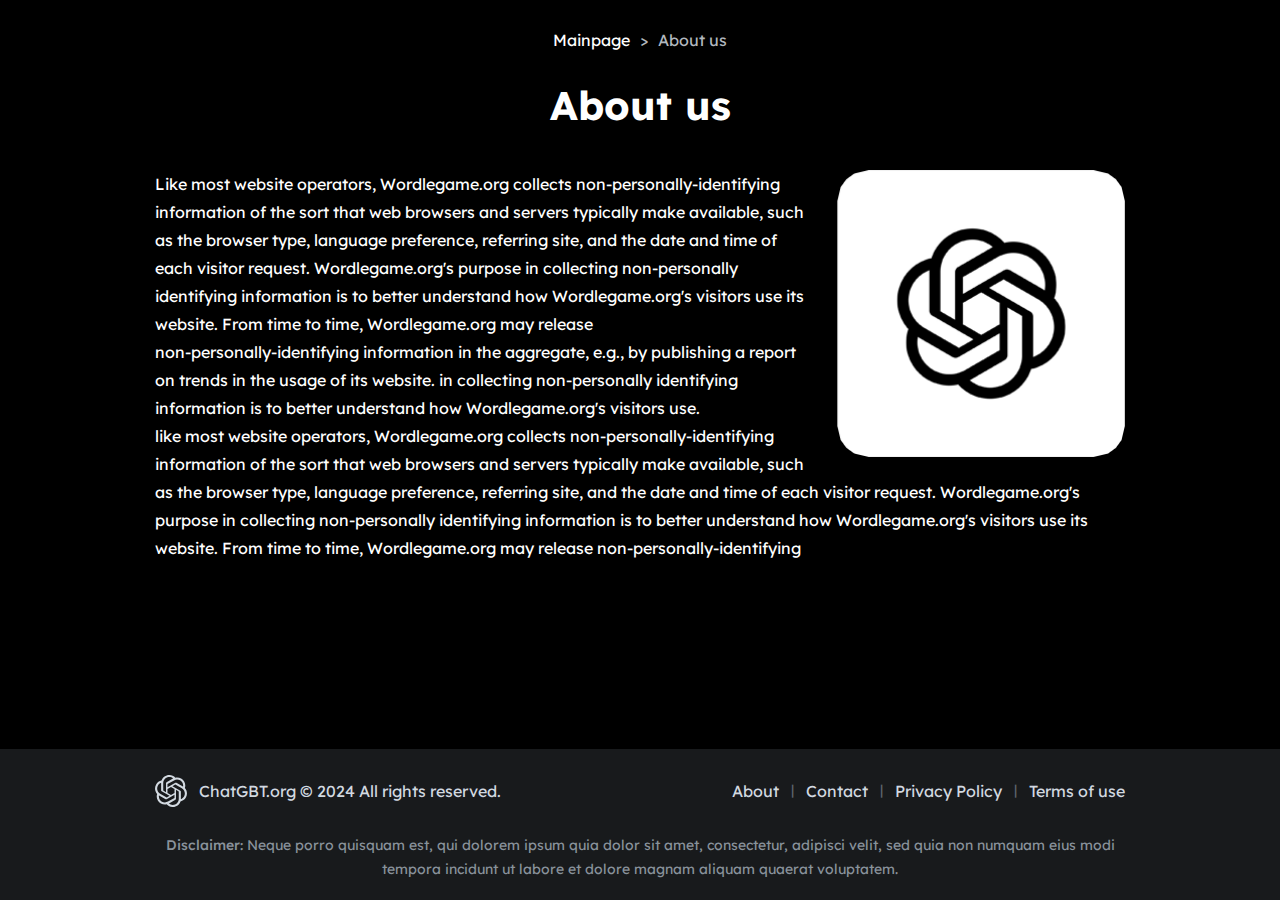
<file: about.html>
<!DOCTYPE html>
<html lang="ru">

<head>
	<meta charset="UTF-8">
	<meta http-equiv="X-UA-Compatible" content="IE=edge">
	<meta name="viewport" content="width=device-width, initial-scale=1.0">
	<title>GPT CHAT - About us</title>
	<meta property="og:title" content="GPT CHAT - About us">
	<meta property="og:description" content="Описание">
	<meta property="og:url" content="/">
	<meta property="og:site_name" content="GPT CHAT - About us">
	<!-- favicon -->
	<link rel="apple-touch-icon" sizes="180x180" href="img/favicon/apple-touch-icon.png">
	<link rel="icon" type="image/png" sizes="32x32" href="img/favicon/favicon-32x32.png">
	<link rel="icon" type="image/png" sizes="16x16" href="img/favicon/favicon-16x16.png">
	<link rel="manifest" href="img/favicon/site.webmanifest">
	<link rel="mask-icon" href="img/favicon/safari-pinned-tab.svg" color="#5bbad5">
	<meta name="msapplication-TileColor" content="#ffffff">
	<meta name="theme-color" content="#ffffff">
	<!-- styles -->
	<link rel="stylesheet" href="css/vendor.min.css">
	<link rel="stylesheet" href="css/app.min.css">
</head>

<body>
	<!-- wrapper -->
	<div class="wrapper">
		<!-- content -->
		<div class="wrapper__content">
			<!-- about us -->
			<section class="section-inner" id="about-us">
				<div class="container">
					<nav class="breadcrumb section-inner__breadcrumb" aria-label="Breadcrumb">
						<ol class="breadcrumb__list">
							<li class="breadcrumb__item">
								<a href="index.html" class="breadcrumb__link">Mainpage</a>
							</li>
							<li class="breadcrumb__item">
								<a href="about.html" class="breadcrumb__link">About us</a>
							</li>
						</ol>
					</nav>
					<div class="section-heading">
						<h2 class="section-heading__title">About us</h2>
					</div>
					<div class="section-inner__content content">
						<picture class="float-right">
							<img src="img/about.png" alt="Image">
						</picture>
						<p>Like most website operators, Wordlegame.org collects non-personally-identifying information
							of the sort that web browsers and servers typically make available, such as the browser
							type, language preference, referring site, and the date and time of each visitor request.
							Wordlegame.org's purpose in collecting non-personally identifying information is to better
							understand how Wordlegame.org's visitors use its website. From time to time, Wordlegame.org
							may release <br>non-personally-identifying information in the aggregate, e.g., by publishing
							a report on trends in the usage of its website. in collecting non-personally identifying
							information is to better understand how Wordlegame.org's visitors use. <br>like most website
							operators, Wordlegame.org collects non-personally-identifying information of the sort that
							web browsers and servers typically make available, such as the browser type, language
							preference, referring site, and the date and time of each visitor request. Wordlegame.org's
							purpose in collecting non-personally identifying information is to better understand how
							Wordlegame.org's visitors use its website. From time to time, Wordlegame.org may release
							non-personally-identifying</p>
					</div>
				</div>
			</section>
			<!-- end of about us -->
		</div>
		<!-- end of content -->
		<!-- footer -->
		<footer class="footer" id="footer">
			<div class="container">
				<div class="footer__wrapper">
					<div class="footer__inner">
						<picture class="footer__logotype">
							<img src="img/logo.svg" alt="ChatGBT">
						</picture>
						<p class="footer__copyright">ChatGBT.org © 2024 All rights reserved.</p>
					</div>
					<ul class="footer__list">
						<li class="footer__item">
							<a href="about.html" class="footer__link">About</a>
						</li>
						<li class="footer__item">
							<a href="#" class="footer__link">Contact</a>
						</li>
						<li class="footer__item">
							<a href="privacy-policy.html" class="footer__link">Privacy Policy</a>
						</li>
						<li class="footer__item">
							<a href="terms-of-use.html" class="footer__link">Terms of use</a>
						</li>
					</ul>
				</div>
				<p class="footer__content"><b>Disclaimer:</b> Neque porro quisquam est, qui dolorem ipsum quia dolor sit amet, consectetur, adipisci velit, sed quia non numquam eius modi tempora incidunt ut labore et dolore magnam aliquam quaerat voluptatem.</p>
			</div>
		</footer>
		<!-- end of footer -->
	</div>
	<!-- end of wrapper -->
	<!-- scripts -->
	<script src="js/vendor.min.js"></script>
	<script src="js/app.min.js"></script>
</body>

</html>
</file>
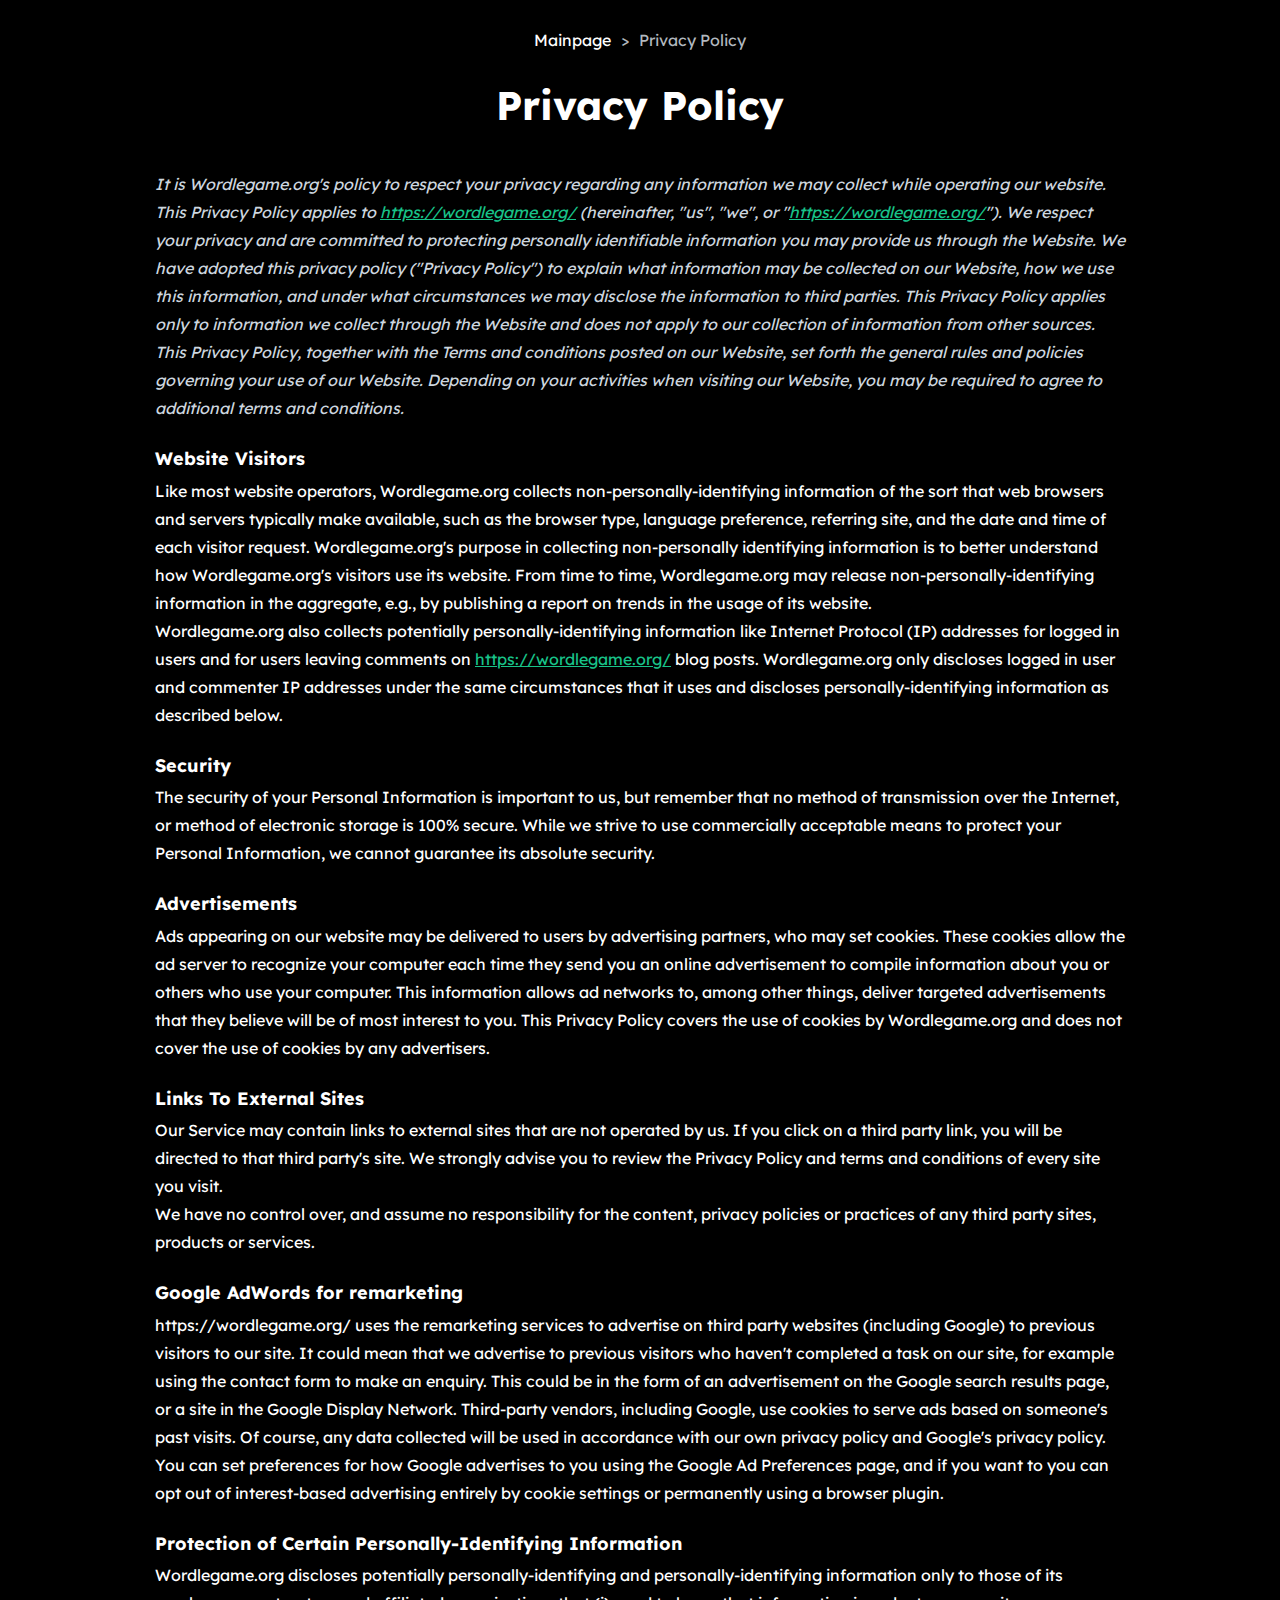
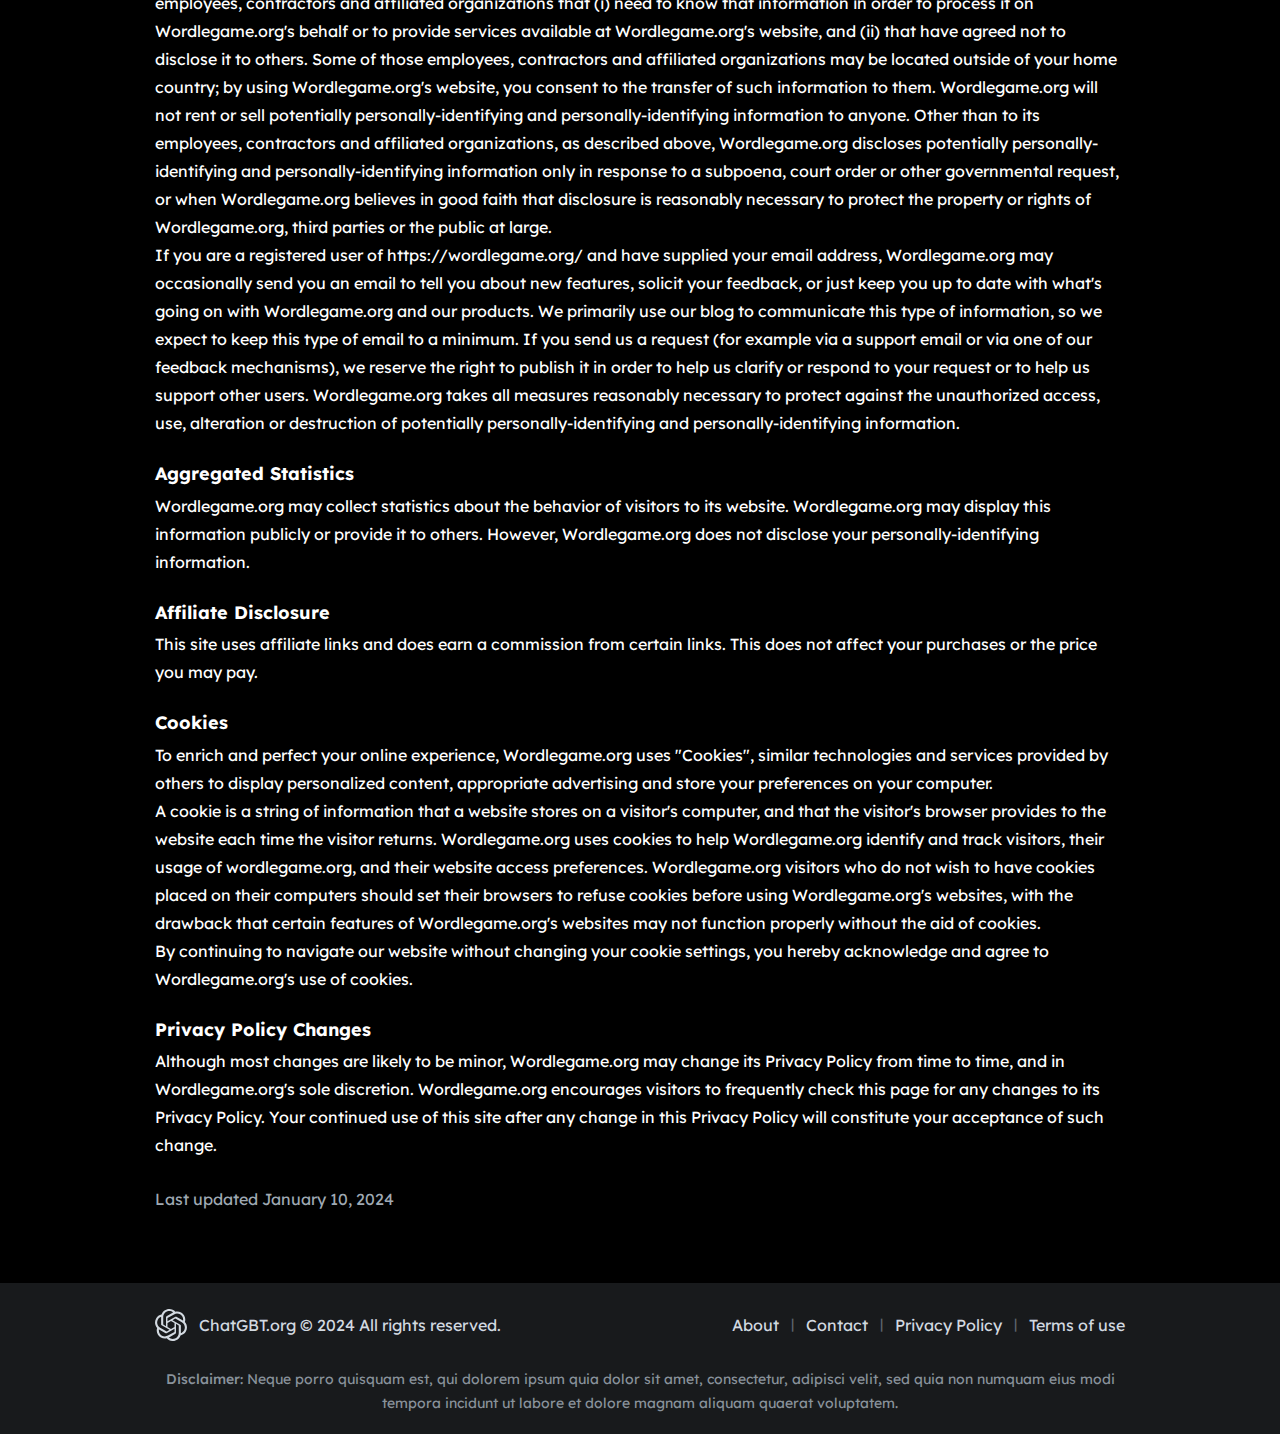
<file: privacy-policy.html>
<!DOCTYPE html>
<html lang="ru">

<head>
	<meta charset="UTF-8">
	<meta http-equiv="X-UA-Compatible" content="IE=edge">
	<meta name="viewport" content="width=device-width, initial-scale=1.0">
	<title>GPT CHAT - Privacy Policy</title>
	<meta property="og:title" content="GPT CHAT - Privacy Policy">
	<meta property="og:description" content="Описание">
	<meta property="og:url" content="/">
	<meta property="og:site_name" content="GPT CHAT - Privacy Policy">
	<!-- favicon -->
	<link rel="apple-touch-icon" sizes="180x180" href="img/favicon/apple-touch-icon.png">
	<link rel="icon" type="image/png" sizes="32x32" href="img/favicon/favicon-32x32.png">
	<link rel="icon" type="image/png" sizes="16x16" href="img/favicon/favicon-16x16.png">
	<link rel="manifest" href="img/favicon/site.webmanifest">
	<link rel="mask-icon" href="img/favicon/safari-pinned-tab.svg" color="#5bbad5">
	<meta name="msapplication-TileColor" content="#ffffff">
	<meta name="theme-color" content="#ffffff">
	<!-- styles -->
	<link rel="stylesheet" href="css/vendor.min.css">
	<link rel="stylesheet" href="css/app.min.css">
</head>

<body>
	<!-- wrapper -->
	<div class="wrapper">
		<!-- content -->
		<div class="wrapper__content">
			<!-- privacy policy -->
			<div class="section-inner" id="privacy-policy">
				<div class="container">
					<nav class="breadcrumb section-inner__breadcrumb" aria-label="Breadcrumb">
						<ol class="breadcrumb__list">
							<li class="breadcrumb__item">
								<a href="index.html" class="breadcrumb__link">Mainpage</a>
							</li>
							<li class="breadcrumb__item">
								<a href="privacy-policy.html" class="breadcrumb__link">Privacy Policy</a>
							</li>
						</ol>
					</nav>
					<div class="section-heading">
						<h2 class="section-heading__title">Privacy Policy</h2>
					</div>
					<div class="section-inner__content content">
						<p>
							<i>
								It is Wordlegame.org's policy to respect your privacy regarding any information we may
								collect while operating our website. This Privacy Policy applies to <a href="https://wordlegame.org/">https://wordlegame.org/</a> (hereinafter, "us", "we",
								or "<a href="https://wordlegame.org/">https://wordlegame.org/</a>"). We respect your
								privacy and are committed to protecting personally identifiable information you may
								provide us through the Website. We have adopted this privacy policy ("Privacy Policy")
								to explain what information may be collected on our Website, how we use this
								information, and under what circumstances we may disclose the information to third
								parties. This Privacy Policy applies only to information we collect through the Website
								and does not apply to our collection of information from other sources.
								<br>
								This Privacy Policy, together with the Terms and conditions posted on our Website, set
								forth the general rules and policies governing your use of our Website. Depending on
								your activities when visiting our Website, you may be required to agree to additional
								terms and conditions.
							</i>
						</p>
						<h3>Website Visitors</h3>
						<p>
							Like most website operators, Wordlegame.org collects non-personally-identifying information
							of the sort that web browsers and servers typically make available, such as the browser
							type, language preference, referring site, and the date and time of each visitor request.
							Wordlegame.org's purpose in collecting non-personally identifying information is to better
							understand how Wordlegame.org's visitors use its website. From time to time, Wordlegame.org
							may release non-personally-identifying information in the aggregate, e.g., by publishing a
							report on trends in the usage of its website.
							<br>
							Wordlegame.org also collects potentially personally-identifying information like Internet
							Protocol (IP) addresses for logged in users and for users leaving comments on <a href="https://wordlegame.org/">https://wordlegame.org/</a> blog posts. Wordlegame.org
							only discloses logged in user and commenter IP addresses under the same circumstances that
							it uses and discloses personally-identifying information as described below.
						</p>
						<h3>Security</h3>
						<p>
							The security of your Personal Information is important to us, but remember that no method of
							transmission over the Internet, or method of electronic storage is 100% secure. While we
							strive to use commercially acceptable means to protect your Personal Information, we cannot
							guarantee its absolute security.
						</p>
						<h3>Advertisements</h3>
						<p>
							Ads appearing on our website may be delivered to users by advertising partners, who may set
							cookies. These cookies allow the ad server to recognize your computer each time they send
							you an online advertisement to compile information about you or others who use your
							computer. This information allows ad networks to, among other things, deliver targeted
							advertisements that they believe will be of most interest to you. This Privacy Policy covers
							the use of cookies by Wordlegame.org and does not cover the use of cookies by any
							advertisers.
						</p>
						<h3>Links To External Sites</h3>
						<p>
							Our Service may contain links to external sites that are not operated by us. If you click on
							a third party link, you will be directed to that third party's site. We strongly advise you
							to review the Privacy Policy and terms and conditions of every site you visit.
							<br>
							We have no control over, and assume no responsibility for the content, privacy policies or
							practices of any third party sites, products or services.
						</p>
						<h3>Google AdWords for remarketing</h3>
						<p>
							https://wordlegame.org/ uses the remarketing services to advertise on third party websites
							(including Google) to previous visitors to our site. It could mean that we advertise to
							previous visitors who haven't completed a task on our site, for example using the contact
							form to make an enquiry. This could be in the form of an advertisement on the Google search
							results page, or a site in the Google Display Network. Third-party vendors, including
							Google, use cookies to serve ads based on someone's past visits. Of course, any data
							collected will be used in accordance with our own privacy policy and Google's privacy
							policy.
							<br>
							You can set preferences for how Google advertises to you using the Google Ad Preferences
							page, and if you want to you can opt out of interest-based advertising entirely by cookie
							settings or permanently using a browser plugin.
						</p>
						<h3>Protection of Certain Personally-Identifying Information</h3>
						<p>
							Wordlegame.org discloses potentially personally-identifying and personally-identifying
							information only to those of its employees, contractors and affiliated organizations that
							(i) need to know that information in order to process it on Wordlegame.org's behalf or to
							provide services available at Wordlegame.org's website, and (ii) that have agreed not to
							disclose it to others. Some of those employees, contractors and affiliated organizations may
							be located outside of your home country; by using Wordlegame.org's website, you consent to
							the transfer of such information to them. Wordlegame.org will not rent or sell potentially
							personally-identifying and personally-identifying information to anyone. Other than to its
							employees, contractors and affiliated organizations, as described above, Wordlegame.org
							discloses potentially personally-identifying and personally-identifying information only in
							response to a subpoena, court order or other governmental request, or when Wordlegame.org
							believes in good faith that disclosure is reasonably necessary to protect the property or
							rights of Wordlegame.org, third parties or the public at large.
							<br>
							If you are a registered user of https://wordlegame.org/ and have supplied your email
							address, Wordlegame.org may occasionally send you an email to tell you about new features,
							solicit your feedback, or just keep you up to date with what's going on with Wordlegame.org
							and our products. We primarily use our blog to communicate this type of information, so we
							expect to keep this type of email to a minimum. If you send us a request (for example via a
							support email or via one of our feedback mechanisms), we reserve the right to publish it in
							order to help us clarify or respond to your request or to help us support other users.
							Wordlegame.org takes all measures reasonably necessary to protect against the unauthorized
							access, use, alteration or destruction of potentially personally-identifying and
							personally-identifying information.
						</p>
						<h3>Aggregated Statistics</h3>
						<p>
							Wordlegame.org may collect statistics about the behavior of visitors to its website.
							Wordlegame.org may display this information publicly or provide it to others. However,
							Wordlegame.org does not disclose your personally-identifying information.
						</p>
						<h3>Affiliate Disclosure</h3>
						<p>
							This site uses affiliate links and does earn a commission from certain links. This does not
							affect your purchases or the price you may pay.
						</p>
						<h3>Cookies</h3>
						<p>
							To enrich and perfect your online experience, Wordlegame.org uses "Cookies", similar
							technologies and services provided by others to display personalized content, appropriate
							advertising and store your preferences on your computer.
							<br>
							A cookie is a string of information that a website stores on a visitor's computer, and that
							the visitor's browser provides to the website each time the visitor returns. Wordlegame.org
							uses cookies to help Wordlegame.org identify and track visitors, their usage of
							wordlegame.org, and their website access preferences. Wordlegame.org visitors who do not
							wish to have cookies placed on their computers should set their browsers to refuse cookies
							before using Wordlegame.org's websites, with the drawback that certain features of
							Wordlegame.org's websites may not function properly without the aid of cookies.
							<br>
							By continuing to navigate our website without changing your cookie settings, you hereby
							acknowledge and agree to Wordlegame.org's use of cookies.
						</p>
						<h3>Privacy Policy Changes</h3>
						<p>
							Although most changes are likely to be minor, Wordlegame.org may change its Privacy Policy
							from time to time, and in Wordlegame.org's sole discretion. Wordlegame.org encourages
							visitors to frequently check this page for any changes to its Privacy Policy. Your continued
							use of this site after any change in this Privacy Policy will constitute your acceptance of
							such change.
						</p>
						<p class="grey">
							Last updated January 10, 2024
						</p>
					</div>
				</div>
			</div>
			<!-- end of privacy policy -->
		</div>
		<!-- end of content -->
		<!-- footer -->
		<footer class="footer" id="footer">
			<div class="container">
				<div class="footer__wrapper">
					<div class="footer__inner">
						<picture class="footer__logotype">
							<img src="img/logo.svg" alt="ChatGBT">
						</picture>
						<p class="footer__copyright">ChatGBT.org © 2024 All rights reserved.</p>
					</div>
					<ul class="footer__list">
						<li class="footer__item">
							<a href="about.html" class="footer__link">About</a>
						</li>
						<li class="footer__item">
							<a href="#" class="footer__link">Contact</a>
						</li>
						<li class="footer__item">
							<a href="privacy-policy.html" class="footer__link">Privacy Policy</a>
						</li>
						<li class="footer__item">
							<a href="terms-of-use.html" class="footer__link">Terms of use</a>
						</li>
					</ul>
				</div>
				<p class="footer__content"><b>Disclaimer:</b> Neque porro quisquam est, qui dolorem ipsum quia dolor sit amet, consectetur, adipisci velit, sed quia non numquam eius modi tempora incidunt ut labore et dolore magnam aliquam quaerat voluptatem.</p>
			</div>
		</footer>
		<!-- end of footer -->
	</div>
	<!-- end of wrapper -->
	<!-- scripts -->
	<script src="js/vendor.min.js"></script>
	<script src="js/app.min.js"></script>
</body>

</html>
</file>
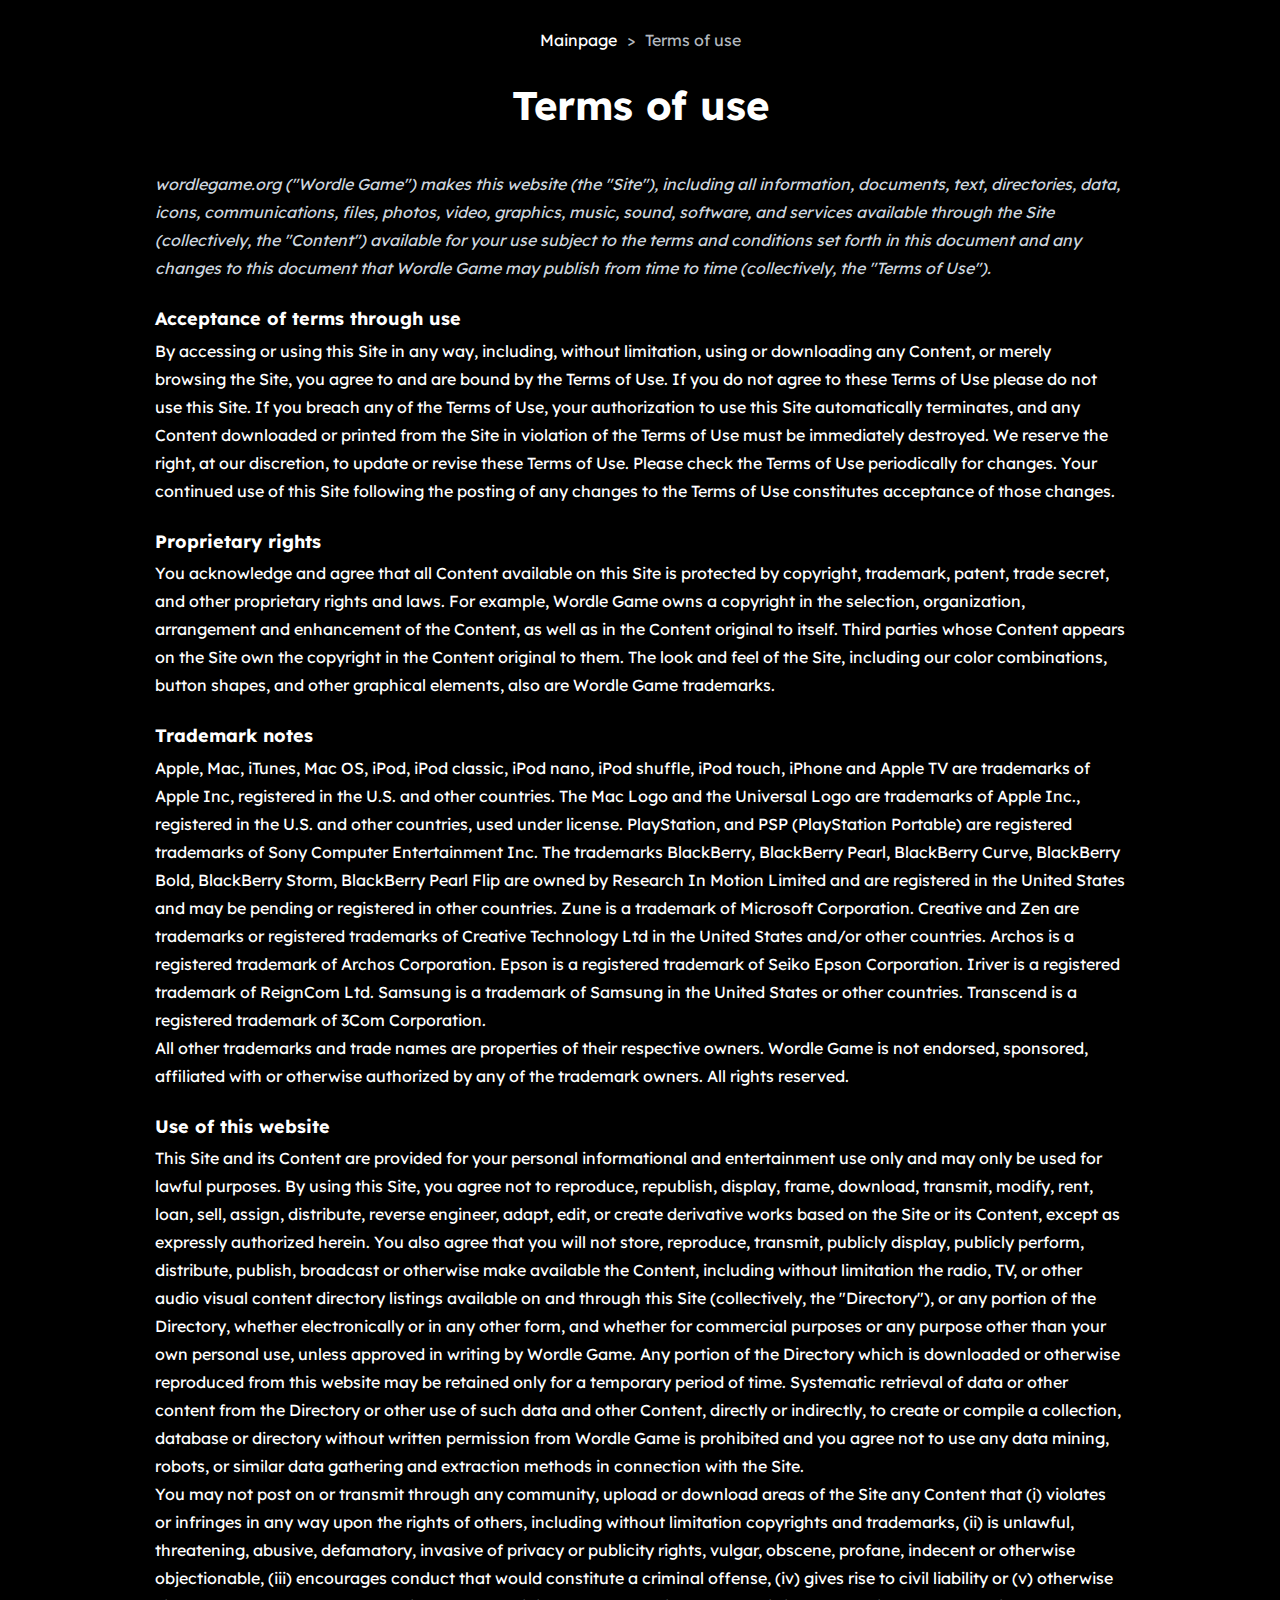
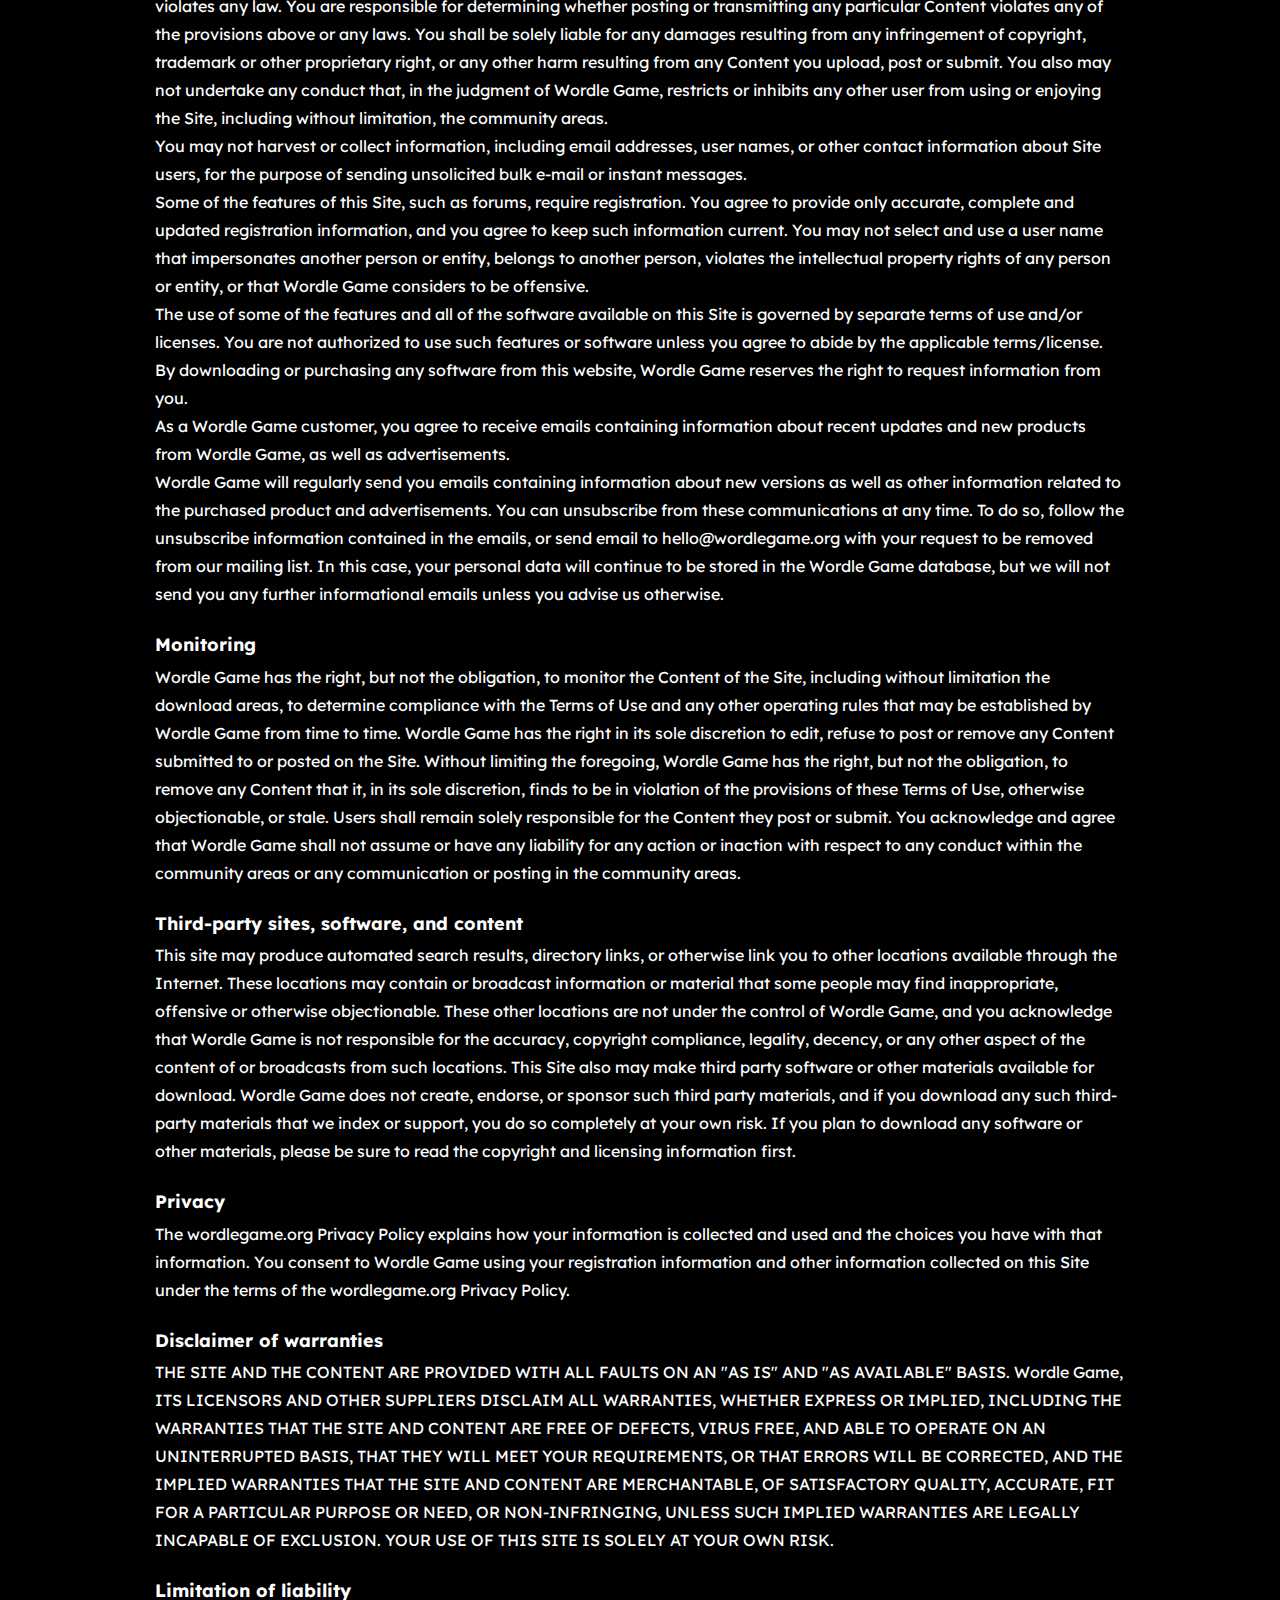
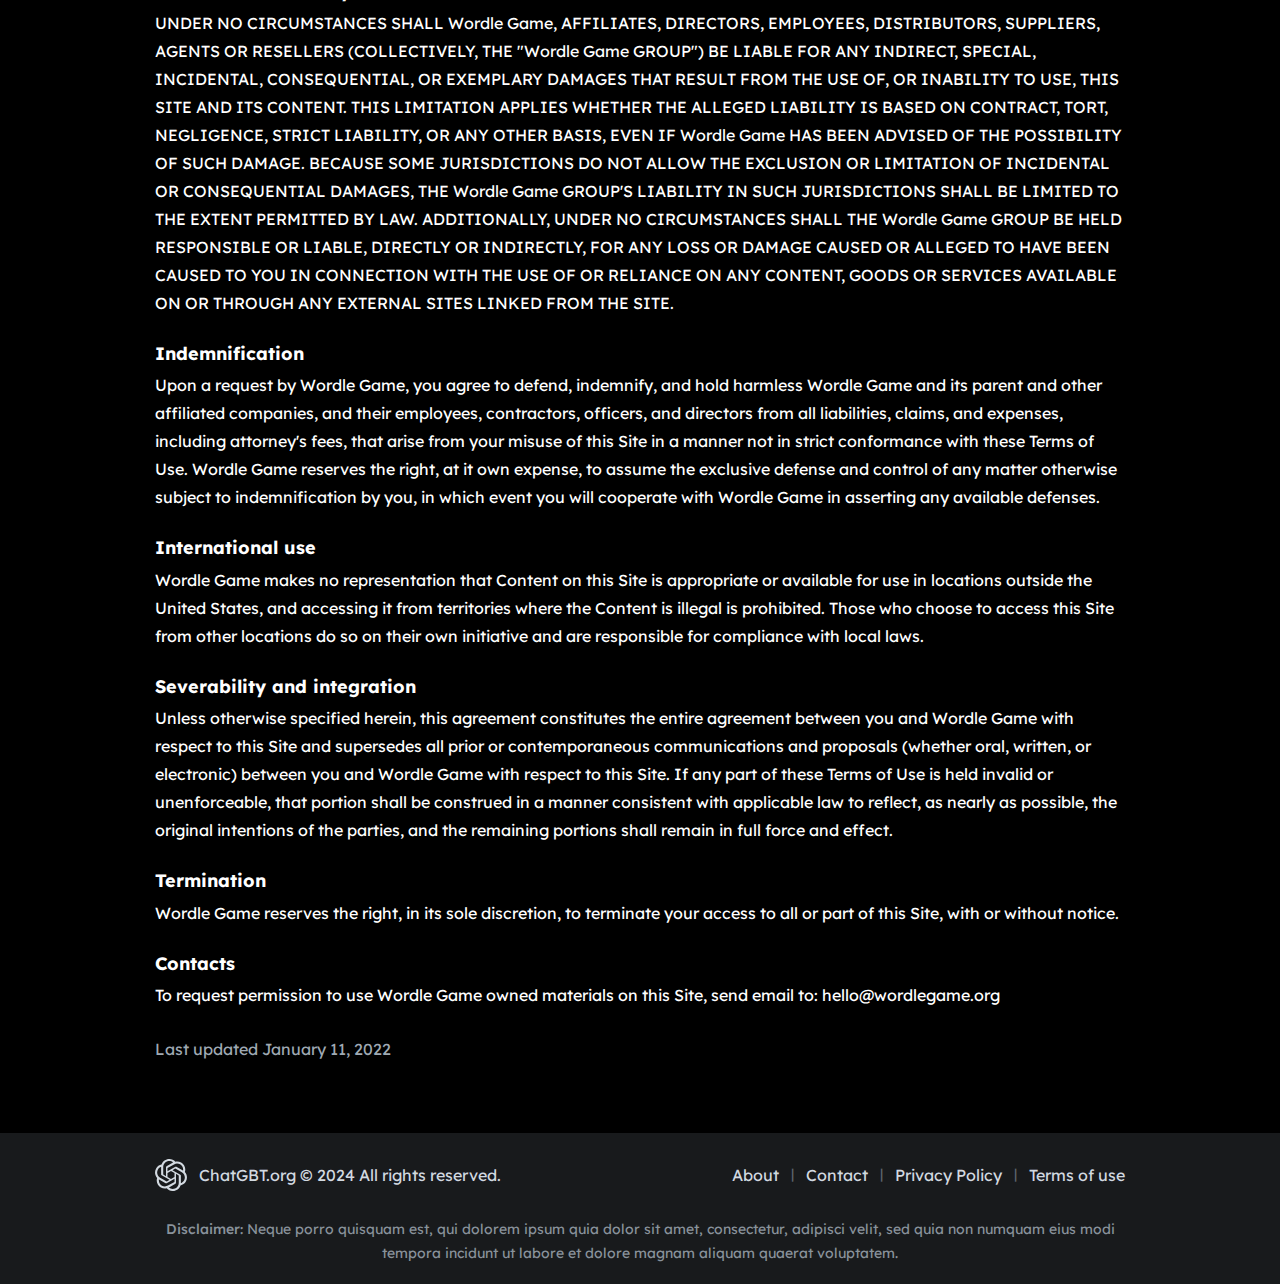
<file: terms-of-use.html>
<!DOCTYPE html>
<html lang="ru">

<head>
	<meta charset="UTF-8">
	<meta http-equiv="X-UA-Compatible" content="IE=edge">
	<meta name="viewport" content="width=device-width, initial-scale=1.0">
	<title>GPT CHAT - Terms of use</title>
	<meta property="og:title" content="GPT CHAT - Terms of use">
	<meta property="og:description" content="Описание">
	<meta property="og:url" content="/">
	<meta property="og:site_name" content="GPT CHAT - Terms of use">
	<!-- favicon -->
	<link rel="apple-touch-icon" sizes="180x180" href="img/favicon/apple-touch-icon.png">
	<link rel="icon" type="image/png" sizes="32x32" href="img/favicon/favicon-32x32.png">
	<link rel="icon" type="image/png" sizes="16x16" href="img/favicon/favicon-16x16.png">
	<link rel="manifest" href="img/favicon/site.webmanifest">
	<link rel="mask-icon" href="img/favicon/safari-pinned-tab.svg" color="#5bbad5">
	<meta name="msapplication-TileColor" content="#ffffff">
	<meta name="theme-color" content="#ffffff">
	<!-- styles -->
	<link rel="stylesheet" href="css/vendor.min.css">
	<link rel="stylesheet" href="css/app.min.css">
</head>

<body>
	<!-- wrapper -->
	<div class="wrapper">
		<!-- content -->
		<div class="wrapper__content">
			<!-- terms of use -->
			<div class="section-inner" id="privacy-policy">
				<div class="container">
					<nav class="breadcrumb section-inner__breadcrumb" aria-label="Breadcrumb">
						<ol class="breadcrumb__list">
							<li class="breadcrumb__item">
								<a href="index.html" class="breadcrumb__link">Mainpage</a>
							</li>
							<li class="breadcrumb__item">
								<a href="terms-of-use.html" class="breadcrumb__link">Terms of use</a>
							</li>
						</ol>
					</nav>
					<div class="section-heading">
						<h2 class="section-heading__title">Terms of use</h2>
					</div>
					<div class="section-inner__content content">
						<p>
							<i>
								wordlegame.org ("Wordle Game") makes this website (the "Site"), including all
								information, documents, text, directories, data, icons, communications, files, photos,
								video, graphics, music, sound, software, and services available through the Site
								(collectively, the "Content") available for your use subject to the terms and conditions
								set forth in this document and any changes to this document that Wordle Game may publish
								from time to time (collectively, the "Terms of Use").
							</i>
						</p>
						<h3>Acceptance of terms through use</h3>
						<p>
							By accessing or using this Site in any way, including, without limitation, using or
							downloading any Content, or merely browsing the Site, you agree to and are bound by the
							Terms of Use. If you do not agree to these Terms of Use please do not use this Site. If you
							breach any of the Terms of Use, your authorization to use this Site automatically
							terminates, and any Content downloaded or printed from the Site in violation of the Terms of
							Use must be immediately destroyed. We reserve the right, at our discretion, to update or
							revise these Terms of Use. Please check the Terms of Use periodically for changes. Your
							continued use of this Site following the posting of any changes to the Terms of Use
							constitutes acceptance of those changes.
						</p>
						<h3>Proprietary rights</h3>
						<p>
							You acknowledge and agree that all Content available on this Site is protected by copyright,
							trademark, patent, trade secret, and other proprietary rights and laws. For example, Wordle
							Game owns a copyright in the selection, organization, arrangement and enhancement of the
							Content, as well as in the Content original to itself. Third parties whose Content appears
							on the Site own the copyright in the Content original to them. The look and feel of the
							Site, including our color combinations, button shapes, and other graphical elements, also
							are Wordle Game trademarks.
						</p>
						<h3>Trademark notes</h3>
						<p>
							Apple, Mac, iTunes, Mac OS, iPod, iPod classic, iPod nano, iPod shuffle, iPod touch, iPhone
							and Apple TV are trademarks of Apple Inc, registered in the U.S. and other countries. The
							Mac Logo and the Universal Logo are trademarks of Apple Inc., registered in the U.S. and
							other countries, used under license. PlayStation, and PSP (PlayStation Portable) are
							registered trademarks of Sony Computer Entertainment Inc. The trademarks BlackBerry,
							BlackBerry Pearl, BlackBerry Curve, BlackBerry Bold, BlackBerry Storm, BlackBerry Pearl Flip
							are owned by Research In Motion Limited and are registered in the United States and may be
							pending or registered in other countries. Zune is a trademark of Microsoft Corporation.
							Creative and Zen are trademarks or registered trademarks of Creative Technology Ltd in the
							United States and/or other countries. Archos is a registered trademark of Archos
							Corporation. Epson is a registered trademark of Seiko Epson Corporation. Iriver is a
							registered trademark of ReignCom Ltd. Samsung is a trademark of Samsung in the United States
							or other countries. Transcend is a registered trademark of 3Com Corporation.
							<br>
							All other trademarks and trade names are properties of their respective owners. Wordle Game
							is not endorsed, sponsored, affiliated with or otherwise authorized by any of the trademark
							owners. All rights reserved.
						</p>
						<h3>Use of this website</h3>
						<p>
							This Site and its Content are provided for your personal informational and entertainment use
							only and may only be used for lawful purposes. By using this Site, you agree not to
							reproduce, republish, display, frame, download, transmit, modify, rent, loan, sell, assign,
							distribute, reverse engineer, adapt, edit, or create derivative works based on the Site or
							its Content, except as expressly authorized herein. You also agree that you will not store,
							reproduce, transmit, publicly display, publicly perform, distribute, publish, broadcast or
							otherwise make available the Content, including without limitation the radio, TV, or other
							audio visual content directory listings available on and through this Site (collectively,
							the "Directory"), or any portion of the Directory, whether electronically or in any other
							form, and whether for commercial purposes or any purpose other than your own personal use,
							unless approved in writing by Wordle Game. Any portion of the Directory which is downloaded
							or otherwise reproduced from this website may be retained only for a temporary period of
							time. Systematic retrieval of data or other content from the Directory or other use of such
							data and other Content, directly or indirectly, to create or compile a collection, database
							or directory without written permission from Wordle Game is prohibited and you agree not to
							use any data mining, robots, or similar data gathering and extraction methods in connection
							with the Site.
							<br>
							You may not post on or transmit through any community, upload or download areas of the Site
							any Content that (i) violates or infringes in any way upon the rights of others, including
							without limitation copyrights and trademarks, (ii) is unlawful, threatening, abusive,
							defamatory, invasive of privacy or publicity rights, vulgar, obscene, profane, indecent or
							otherwise objectionable, (iii) encourages conduct that would constitute a criminal offense,
							(iv) gives rise to civil liability or (v) otherwise violates any law. You are responsible
							for determining whether posting or transmitting any particular Content violates any of the
							provisions above or any laws. You shall be solely liable for any damages resulting from any
							infringement of copyright, trademark or other proprietary right, or any other harm resulting
							from any Content you upload, post or submit. You also may not undertake any conduct that, in
							the judgment of Wordle Game, restricts or inhibits any other user from using or enjoying the
							Site, including without limitation, the community areas.
							<br>
							You may not harvest or collect information, including email addresses, user names, or other
							contact information about Site users, for the purpose of sending unsolicited bulk e-mail or
							instant messages.
							<br>
							Some of the features of this Site, such as forums, require registration. You agree to
							provide only accurate, complete and updated registration information, and you agree to keep
							such information current. You may not select and use a user name that impersonates another
							person or entity, belongs to another person, violates the intellectual property rights of
							any person or entity, or that Wordle Game considers to be offensive.
							<br>
							The use of some of the features and all of the software available on this Site is governed
							by separate terms of use and/or licenses. You are not authorized to use such features or
							software unless you agree to abide by the applicable terms/license.
							<br>
							By downloading or purchasing any software from this website, Wordle Game reserves the right
							to request information from you.
							<br>
							As a Wordle Game customer, you agree to receive emails containing information about recent
							updates and new products from Wordle Game, as well as advertisements.
							<br>
							Wordle Game will regularly send you emails containing information about new versions as well
							as other information related to the purchased product and advertisements. You can
							unsubscribe from these communications at any time. To do so, follow the unsubscribe
							information contained in the emails, or send email to hello@wordlegame.org with your request
							to be removed from our mailing list. In this case, your personal data will continue to be
							stored in the Wordle Game database, but we will not send you any further informational
							emails unless you advise us otherwise.
						</p>
						<h3>Monitoring</h3>
						<p>
							Wordle Game has the right, but not the obligation, to monitor the Content of the Site,
							including without limitation the download areas, to determine compliance with the Terms of
							Use and any other operating rules that may be established by Wordle Game from time to time.
							Wordle Game has the right in its sole discretion to edit, refuse to post or remove any
							Content submitted to or posted on the Site. Without limiting the foregoing, Wordle Game has
							the right, but not the obligation, to remove any Content that it, in its sole discretion,
							finds to be in violation of the provisions of these Terms of Use, otherwise objectionable,
							or stale. Users shall remain solely responsible for the Content they post or submit. You
							acknowledge and agree that Wordle Game shall not assume or have any liability for any action
							or inaction with respect to any conduct within the community areas or any communication or
							posting in the community areas.
						</p>
						<h3>Third-party sites, software, and content</h3>
						<p>
							This site may produce automated search results, directory links, or otherwise link you to
							other locations available through the Internet. These locations may contain or broadcast
							information or material that some people may find inappropriate, offensive or otherwise
							objectionable. These other locations are not under the control of Wordle Game, and you
							acknowledge that Wordle Game is not responsible for the accuracy, copyright compliance,
							legality, decency, or any other aspect of the content of or broadcasts from such locations.
							This Site also may make third party software or other materials available for download.
							Wordle Game does not create, endorse, or sponsor such third party materials, and if you
							download any such third-party materials that we index or support, you do so completely at
							your own risk. If you plan to download any software or other materials, please be sure to
							read the copyright and licensing information first.
						</p>
						<h3>Privacy</h3>
						<p>
							The wordlegame.org Privacy Policy explains how your information is collected and used and
							the choices you have with that information. You consent to Wordle Game using your
							registration information and other information collected on this Site under the terms of the
							wordlegame.org Privacy Policy.
						</p>
						<h3>Disclaimer of warranties</h3>
						<p>
							THE SITE AND THE CONTENT ARE PROVIDED WITH ALL FAULTS ON AN "AS IS" AND "AS AVAILABLE"
							BASIS. Wordle Game, ITS LICENSORS AND OTHER SUPPLIERS DISCLAIM ALL WARRANTIES, WHETHER
							EXPRESS OR IMPLIED, INCLUDING THE WARRANTIES THAT THE SITE AND CONTENT ARE FREE OF DEFECTS,
							VIRUS FREE, AND ABLE TO OPERATE ON AN UNINTERRUPTED BASIS, THAT THEY WILL MEET YOUR
							REQUIREMENTS, OR THAT ERRORS WILL BE CORRECTED, AND THE IMPLIED WARRANTIES THAT THE SITE AND
							CONTENT ARE MERCHANTABLE, OF SATISFACTORY QUALITY, ACCURATE, FIT FOR A PARTICULAR PURPOSE OR
							NEED, OR NON-INFRINGING, UNLESS SUCH IMPLIED WARRANTIES ARE LEGALLY INCAPABLE OF EXCLUSION.
							YOUR USE OF THIS SITE IS SOLELY AT YOUR OWN RISK.
						</p>
						<h3>Limitation of liability</h3>
						<p>
							UNDER NO CIRCUMSTANCES SHALL Wordle Game, AFFILIATES, DIRECTORS, EMPLOYEES, DISTRIBUTORS,
							SUPPLIERS, AGENTS OR RESELLERS (COLLECTIVELY, THE "Wordle Game GROUP") BE LIABLE FOR ANY
							INDIRECT, SPECIAL, INCIDENTAL, CONSEQUENTIAL, OR EXEMPLARY DAMAGES THAT RESULT FROM THE USE
							OF, OR INABILITY TO USE, THIS SITE AND ITS CONTENT. THIS LIMITATION APPLIES WHETHER THE
							ALLEGED LIABILITY IS BASED ON CONTRACT, TORT, NEGLIGENCE, STRICT LIABILITY, OR ANY OTHER
							BASIS, EVEN IF Wordle Game HAS BEEN ADVISED OF THE POSSIBILITY OF SUCH DAMAGE. BECAUSE SOME
							JURISDICTIONS DO NOT ALLOW THE EXCLUSION OR LIMITATION OF INCIDENTAL OR CONSEQUENTIAL
							DAMAGES, THE Wordle Game GROUP'S LIABILITY IN SUCH JURISDICTIONS SHALL BE LIMITED TO THE
							EXTENT PERMITTED BY LAW. ADDITIONALLY, UNDER NO CIRCUMSTANCES SHALL THE Wordle Game GROUP BE
							HELD RESPONSIBLE OR LIABLE, DIRECTLY OR INDIRECTLY, FOR ANY LOSS OR DAMAGE CAUSED OR ALLEGED
							TO HAVE BEEN CAUSED TO YOU IN CONNECTION WITH THE USE OF OR RELIANCE ON ANY CONTENT, GOODS
							OR SERVICES AVAILABLE ON OR THROUGH ANY EXTERNAL SITES LINKED FROM THE SITE.
						</p>
						<h3>Indemnification</h3>
						<p>
							Upon a request by Wordle Game, you agree to defend, indemnify, and hold harmless Wordle Game
							and its parent and other affiliated companies, and their employees, contractors, officers,
							and directors from all liabilities, claims, and expenses, including attorney's fees, that
							arise from your misuse of this Site in a manner not in strict conformance with these Terms
							of Use. Wordle Game reserves the right, at it own expense, to assume the exclusive defense
							and control of any matter otherwise subject to indemnification by you, in which event you
							will cooperate with Wordle Game in asserting any available defenses.
						</p>
						<h3>International use</h3>
						<p>
							Wordle Game makes no representation that Content on this Site is appropriate or available
							for use in locations outside the United States, and accessing it from territories where the
							Content is illegal is prohibited. Those who choose to access this Site from other locations
							do so on their own initiative and are responsible for compliance with local laws.
						</p>
						<h3>Severability and integration</h3>
						<p>
							Unless otherwise specified herein, this agreement constitutes the entire agreement between
							you and Wordle Game with respect to this Site and supersedes all prior or contemporaneous
							communications and proposals (whether oral, written, or electronic) between you and Wordle
							Game with respect to this Site. If any part of these Terms of Use is held invalid or
							unenforceable, that portion shall be construed in a manner consistent with applicable law to
							reflect, as nearly as possible, the original intentions of the parties, and the remaining
							portions shall remain in full force and effect.
						</p>
						<h3>Termination</h3>
						<p>
							Wordle Game reserves the right, in its sole discretion, to terminate your access to all or
							part of this Site, with or without notice.
						</p>
						<h3>Contacts</h3>
						<p>To request permission to use Wordle Game owned materials on this Site, send email to:
							hello@wordlegame.org</p>
						<p class="grey">
							Last updated January 11, 2022
						</p>
					</div>
				</div>
			</div>
			<!-- end of terms of use -->
		</div>
		<!-- end of content -->
		<!-- footer -->
		<footer class="footer" id="footer">
			<div class="container">
				<div class="footer__wrapper">
					<div class="footer__inner">
						<picture class="footer__logotype">
							<img src="img/logo.svg" alt="ChatGBT">
						</picture>
						<p class="footer__copyright">ChatGBT.org © 2024 All rights reserved.</p>
					</div>
					<ul class="footer__list">
						<li class="footer__item">
							<a href="about.html" class="footer__link">About</a>
						</li>
						<li class="footer__item">
							<a href="#" class="footer__link">Contact</a>
						</li>
						<li class="footer__item">
							<a href="privacy-policy.html" class="footer__link">Privacy Policy</a>
						</li>
						<li class="footer__item">
							<a href="terms-of-use.html" class="footer__link">Terms of use</a>
						</li>
					</ul>
				</div>
				<p class="footer__content"><b>Disclaimer:</b> Neque porro quisquam est, qui dolorem ipsum quia dolor sit amet, consectetur, adipisci velit, sed quia non numquam eius modi tempora incidunt ut labore et dolore magnam aliquam quaerat voluptatem.</p>
			</div>
		</footer>
		<!-- end of footer -->
	</div>
	<!-- end of wrapper -->
	<!-- scripts -->
	<script src="js/vendor.min.js"></script>
	<script src="js/app.min.js"></script>
</body>

</html>
</file>
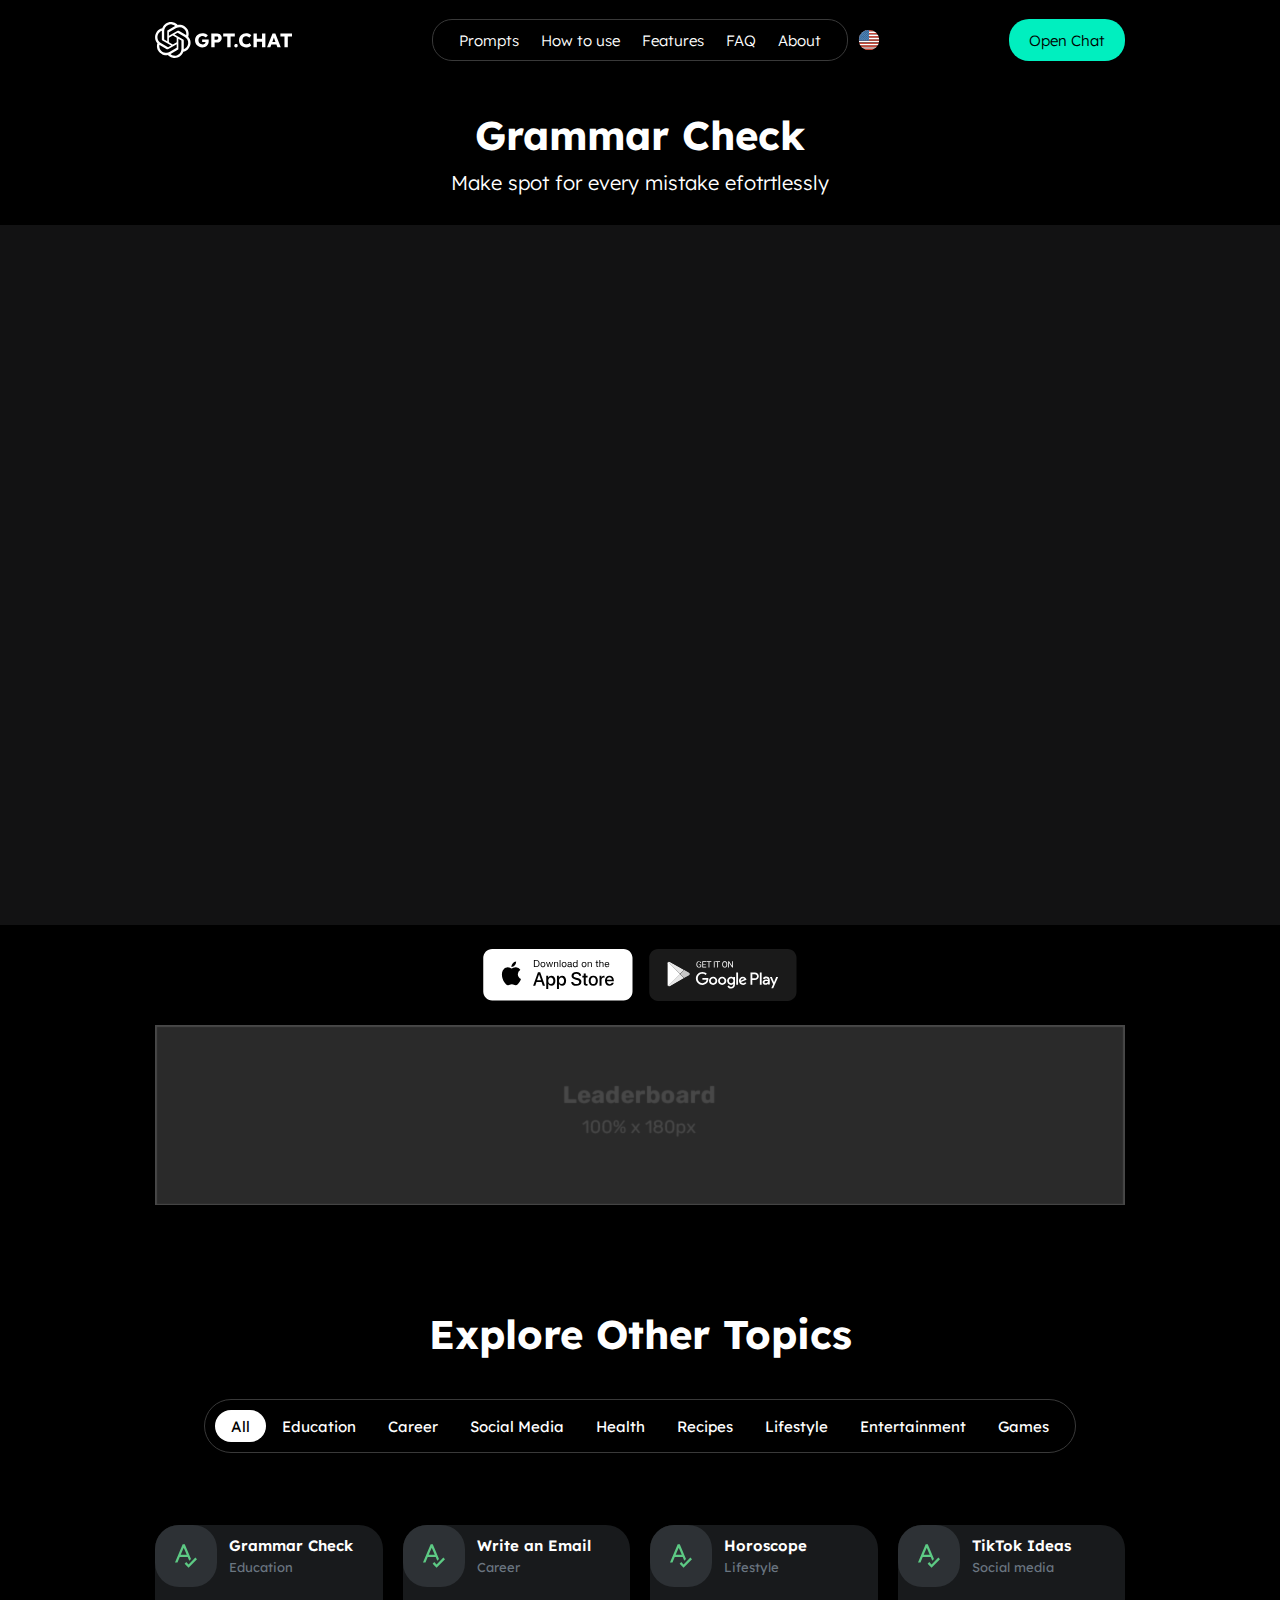
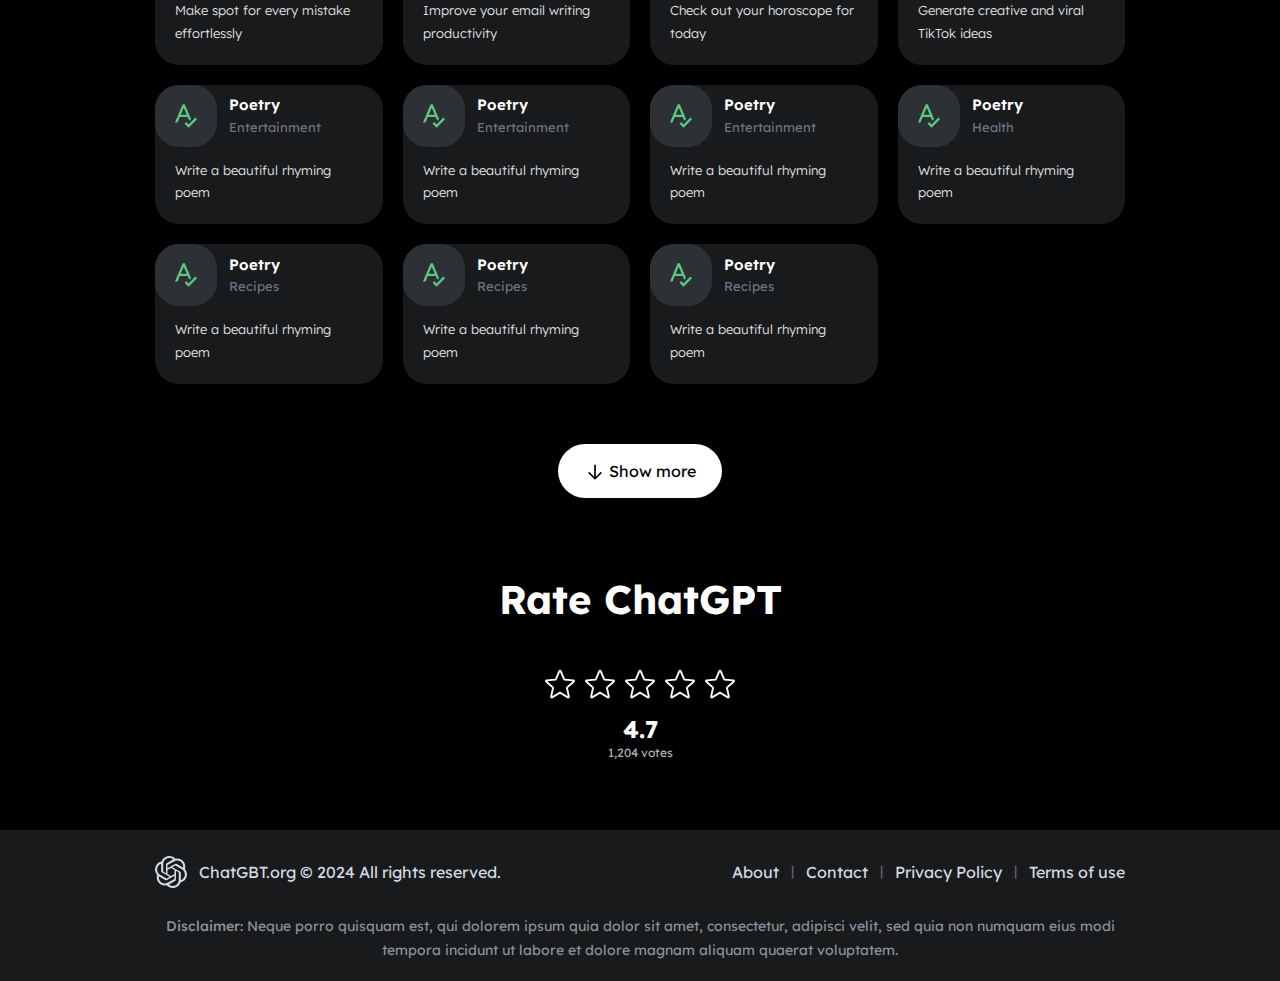
<file: topics.html>
<!DOCTYPE html>
<html lang="ru">

<head>
	<meta charset="UTF-8">
	<meta http-equiv="X-UA-Compatible" content="IE=edge">
	<meta name="viewport" content="width=device-width, initial-scale=1.0">
	<title>GPT CHAT - Mainpage</title>
	<meta property="og:title" content="GPT CHAT - Mainpage">
	<meta property="og:description" content="Описание">
	<meta property="og:url" content="/">
	<meta property="og:site_name" content="GPT CHAT - Mainpage">
	<!-- favicon -->
	<link rel="apple-touch-icon" sizes="180x180" href="img/favicon/apple-touch-icon.png">
	<link rel="icon" type="image/png" sizes="32x32" href="img/favicon/favicon-32x32.png">
	<link rel="icon" type="image/png" sizes="16x16" href="img/favicon/favicon-16x16.png">
	<link rel="manifest" href="img/favicon/site.webmanifest">
	<link rel="mask-icon" href="img/favicon/safari-pinned-tab.svg" color="#5bbad5">
	<meta name="msapplication-TileColor" content="#ffffff">
	<meta name="theme-color" content="#ffffff">
	<!-- styles -->
	<link rel="stylesheet" href="css/vendor.min.css">
	<link rel="stylesheet" href="css/app.min.css">
</head>

<body>
	<!-- wrapper -->
	<div class="wrapper">
		<!-- header -->
		<header class="header" id="header">
			<div class="container">
				<div class="header__wrapper">
					<a href="index.html" class="header__logotype">
						<img src="img/logo-white.svg" width="147" height="36" alt="GPT.CHAT">
					</a>
					<nav class="nav header__nav">
						<ul class="nav__list">
							<li class="nav__item">
								<a href="#" class="nav__link">Prompts</a>
							</li>
							<li class="nav__item">
								<a href="#how-to" class="nav__link">How to use</a>
							</li>
							<li class="nav__item">
								<a href="#features" class="nav__link">Features</a>
							</li>
							<li class="nav__item">
								<a href="#faq" class="nav__link">FAQ</a>
							</li>
							<li class="nav__item">
								<a href="about.html" class="nav__link">About</a>
							</li>
						</ul>
					</nav>
					<div class="c-language header__language">
						<button class="c-language__trigger">
							<img src="img/langs/en.svg" alt="EN">
						</button>
						<div class="c-language__dropdown">
							<ul class="c-language__list">
								<li class="c-language__item">
									<button class="c-language__btn">
										<img src="img/langs/tr.svg" alt="TR">
										<span>Türkçe</span>
									</button>
								</li>
								<li class="c-language__item">
									<button class="c-language__btn">
										<img src="img/langs/de.svg" alt="DE">
										<span>Deutsch</span>
									</button>
								</li>
								<li class="c-language__item">
									<button class="c-language__btn">
										<img src="img/langs/ja.svg" alt="JA">
										<span>日本語</span>
									</button>
								</li>
								<li class="c-language__item">
									<button class="c-language__btn">
										<img src="img/langs/fr.svg" alt="FR">
										<span>Français</span>
									</button>
								</li>
								<li class="c-language__item">
									<button class="c-language__btn">
										<img src="img/langs/ru.svg" alt="RU">
										<span>Русский</span>
									</button>
								</li>
								<li class="c-language__item">
									<button class="c-language__btn">
										<img src="img/langs/it.svg" alt="IT">
										<span>Italiano</span>
									</button>
								</li>
							</ul>
						</div>
					</div>
					<a href="#" class="header__btn">Open Chat</a>
					<button class="hamburger" id="hamburger-toggle" aria-label="Меню">
						<span class="hamburger__inner"></span>
						<span class="hamburger__inner"></span>
						<span class="hamburger__inner"></span>
					</button>
				</div>
			</div>
		</header>
		<!-- end of header -->
		<!-- content -->
		<div class="wrapper__content">
			<!-- chat -->
			<section class="gptchat-chat" id="gptchat-chat">
				<div class="container">
					<div class="gptchat-chat__top">
						<h1 class="gptchat-chat__heading">Grammar Check</h1>
						<h2 class="gptchat-chat__title">Make spot for every mistake efotrtlessly</h2>
					</div>
					<div class="gptchat-chat__media">
						<iframe src="https://chat-gpt.org/chat" width="800" height="600" style="border: none;">
						</iframe>
					</div>
					<div class="gptchat-chat__controls">
						<a href="#" class="gptchat-chat__control">
							<img src="img/apple.svg" alt="gptchat-go-chat Store">
						</a>
						<a href="#" class="gptchat-chat__control">
							<img src="img/android.svg" alt="Google Play">
						</a>
					</div>
					<div class="gptchat-chat__banner">
						<img src="img/ad-banner.png" alt="Image">
					</div>
				</div>
			</section>
			<!-- end of chat -->
			<!-- topic -->
			<section class="gptchat-topics section-indent" id="chatgpt-topics">
				<div class="container">
					<div class="section-heading">
						<h2 class="section-heading__title">Explore Other Topics</h2>
					</div>
					<div class="gptchat-topics-tabs">
						<ul class="gptchat-topics-tabs__list">
							<li class="gptchat-topics-tabs__item">
								<button class="gptchat-topics-tabs__tab is--active" data-category="all">All</button>
							</li>
							<li class="gptchat-topics-tabs__item">
								<button class="gptchat-topics-tabs__tab" data-category="education">Education</button>
							</li>
							<li class="gptchat-topics-tabs__item">
								<button class="gptchat-topics-tabs__tab" data-category="career">Career</button>
							</li>
							<li class="gptchat-topics-tabs__item">
								<button class="gptchat-topics-tabs__tab" data-category="soc">Social Media</button>
							</li>
							<li class="gptchat-topics-tabs__item">
								<button class="gptchat-topics-tabs__tab" data-category="health">Health</button>
							</li>
							<li class="gptchat-topics-tabs__item">
								<button class="gptchat-topics-tabs__tab" data-category="recipes">Recipes</button>
							</li>
							<li class="gptchat-topics-tabs__item">
								<button class="gptchat-topics-tabs__tab" data-category="lifestyle">Lifestyle</button>
							</li>
							<li class="gptchat-topics-tabs__item">
								<button class="gptchat-topics-tabs__tab" data-category="entertainment">Entertainment</button>
							</li>
							<li class="gptchat-topics-tabs__item">
								<button class="gptchat-topics-tabs__tab" data-category="games">Games</button>
							</li>
						</ul>
						<div class="gptchat-topics-tabs__wrapper">
							<div class="gptchat-topics__wrapper">
								<a href="#" class="gptchat-topics-card gptchat-topics__item" data-category="education">
									<div class="gptchat-topics-card__top">
										<picture class="gptchat-topics-card__icon">
											<img src="img/grammar-check.svg" alt="Image">
										</picture>
										<div class="gptchat-topics-card__group">
											<span class="gptchat-topics-card__title">Grammar Check</span>
											<span class="gptchat-topics-card__help">Education</span>
										</div>
									</div>
									<div class="gptchat-topics-card__body">
										<p class="gptchat-topics-card__description">Make spot for every mistake effortlessly</p>
									</div>
								</a>
								<a href="#" class="gptchat-topics-card gptchat-topics__item" data-category="career">
									<div class="gptchat-topics-card__top">
										<picture class="gptchat-topics-card__icon">
											<img src="img/grammar-check.svg" alt="Image">
										</picture>
										<div class="gptchat-topics-card__group">
											<span class="gptchat-topics-card__title">Write an Email</span>
											<span class="gptchat-topics-card__help">Career</span>
										</div>
									</div>
									<div class="gptchat-topics-card__body">
										<p class="gptchat-topics-card__description">Improve your email writing productivity</p>
									</div>
								</a>
								<a href="#" class="gptchat-topics-card gptchat-topics__item" data-category="lifestyle">
									<div class="gptchat-topics-card__top">
										<picture class="gptchat-topics-card__icon">
											<img src="img/grammar-check.svg" alt="Image">
										</picture>
										<div class="gptchat-topics-card__group">
											<span class="gptchat-topics-card__title">Horoscope</span>
											<span class="gptchat-topics-card__help">Lifestyle</span>
										</div>
									</div>
									<div class="gptchat-topics-card__body">
										<p class="gptchat-topics-card__description">Check out your horoscope for today</p>
									</div>
								</a>
								<a href="#" class="gptchat-topics-card gptchat-topics__item" data-category="soc">
									<div class="gptchat-topics-card__top">
										<picture class="gptchat-topics-card__icon">
											<img src="img/grammar-check.svg" alt="Image">
										</picture>
										<div class="gptchat-topics-card__group">
											<span class="gptchat-topics-card__title">TikTok Ideas</span>
											<span class="gptchat-topics-card__help">Social media</span>
										</div>
									</div>
									<div class="gptchat-topics-card__body">
										<p class="gptchat-topics-card__description">Generate creative and viral TikTok ideas</p>
									</div>
								</a>
								<a href="#" class="gptchat-topics-card gptchat-topics__item" data-category="entertainment">
									<div class="gptchat-topics-card__top">
										<picture class="gptchat-topics-card__icon">
											<img src="img/grammar-check.svg" alt="Image">
										</picture>
										<div class="gptchat-topics-card__group">
											<span class="gptchat-topics-card__title">Poetry</span>
											<span class="gptchat-topics-card__help">Entertainment</span>
										</div>
									</div>
									<div class="gptchat-topics-card__body">
										<p class="gptchat-topics-card__description">Write a beautiful rhyming poem</p>
									</div>
								</a>
								<a href="#" class="gptchat-topics-card gptchat-topics__item" data-category="entertainment">
									<div class="gptchat-topics-card__top">
										<picture class="gptchat-topics-card__icon">
											<img src="img/grammar-check.svg" alt="Image">
										</picture>
										<div class="gptchat-topics-card__group">
											<span class="gptchat-topics-card__title">Poetry</span>
											<span class="gptchat-topics-card__help">Entertainment</span>
										</div>
									</div>
									<div class="gptchat-topics-card__body">
										<p class="gptchat-topics-card__description">Write a beautiful rhyming poem</p>
									</div>
								</a>
								<a href="#" class="gptchat-topics-card gptchat-topics__item" data-category="entertainment">
									<div class="gptchat-topics-card__top">
										<picture class="gptchat-topics-card__icon">
											<img src="img/grammar-check.svg" alt="Image">
										</picture>
										<div class="gptchat-topics-card__group">
											<span class="gptchat-topics-card__title">Poetry</span>
											<span class="gptchat-topics-card__help">Entertainment</span>
										</div>
									</div>
									<div class="gptchat-topics-card__body">
										<p class="gptchat-topics-card__description">Write a beautiful rhyming poem</p>
									</div>
								</a>
								<a href="#" class="gptchat-topics-card gptchat-topics__item" data-category="health">
									<div class="gptchat-topics-card__top">
										<picture class="gptchat-topics-card__icon">
											<img src="img/grammar-check.svg" alt="Image">
										</picture>
										<div class="gptchat-topics-card__group">
											<span class="gptchat-topics-card__title">Poetry</span>
											<span class="gptchat-topics-card__help">Health</span>
										</div>
									</div>
									<div class="gptchat-topics-card__body">
										<p class="gptchat-topics-card__description">Write a beautiful rhyming poem</p>
									</div>
								</a>
								<a href="#" class="gptchat-topics-card gptchat-topics__item" data-category="recipes">
									<div class="gptchat-topics-card__top">
										<picture class="gptchat-topics-card__icon">
											<img src="img/grammar-check.svg" alt="Image">
										</picture>
										<div class="gptchat-topics-card__group">
											<span class="gptchat-topics-card__title">Poetry</span>
											<span class="gptchat-topics-card__help">Recipes</span>
										</div>
									</div>
									<div class="gptchat-topics-card__body">
										<p class="gptchat-topics-card__description">Write a beautiful rhyming poem</p>
									</div>
								</a>
								<a href="#" class="gptchat-topics-card gptchat-topics__item" data-category="recipes">
									<div class="gptchat-topics-card__top">
										<picture class="gptchat-topics-card__icon">
											<img src="img/grammar-check.svg" alt="Image">
										</picture>
										<div class="gptchat-topics-card__group">
											<span class="gptchat-topics-card__title">Poetry</span>
											<span class="gptchat-topics-card__help">Recipes</span>
										</div>
									</div>
									<div class="gptchat-topics-card__body">
										<p class="gptchat-topics-card__description">Write a beautiful rhyming poem</p>
									</div>
								</a>
								<a href="#" class="gptchat-topics-card gptchat-topics__item" data-category="recipes">
									<div class="gptchat-topics-card__top">
										<picture class="gptchat-topics-card__icon">
											<img src="img/grammar-check.svg" alt="Image">
										</picture>
										<div class="gptchat-topics-card__group">
											<span class="gptchat-topics-card__title">Poetry</span>
											<span class="gptchat-topics-card__help">Recipes</span>
										</div>
									</div>
									<div class="gptchat-topics-card__body">
										<p class="gptchat-topics-card__description">Write a beautiful rhyming poem</p>
									</div>
								</a>
								<a href="#" class="gptchat-topics-card gptchat-topics__item" data-category="recipes">
									<div class="gptchat-topics-card__top">
										<picture class="gptchat-topics-card__icon">
											<img src="img/grammar-check.svg" alt="Image">
										</picture>
										<div class="gptchat-topics-card__group">
											<span class="gptchat-topics-card__title">Poetry</span>
											<span class="gptchat-topics-card__help">Recipes</span>
										</div>
									</div>
									<div class="gptchat-topics-card__body">
										<p class="gptchat-topics-card__description">Write a beautiful rhyming poem</p>
									</div>
								</a>
								<a href="#" class="gptchat-topics-card gptchat-topics__item" data-category="games">
									<div class="gptchat-topics-card__top">
										<picture class="gptchat-topics-card__icon">
											<img src="img/grammar-check.svg" alt="Image">
										</picture>
										<div class="gptchat-topics-card__group">
											<span class="gptchat-topics-card__title">Poetry</span>
											<span class="gptchat-topics-card__help">Games</span>
										</div>
									</div>
									<div class="gptchat-topics-card__body">
										<p class="gptchat-topics-card__description">Write a beautiful rhyming poem</p>
									</div>
								</a>
								<a href="#" class="gptchat-topics-card gptchat-topics__item" data-category="games">
									<div class="gptchat-topics-card__top">
										<picture class="gptchat-topics-card__icon">
											<img src="img/grammar-check.svg" alt="Image">
										</picture>
										<div class="gptchat-topics-card__group">
											<span class="gptchat-topics-card__title">Poetry</span>
											<span class="gptchat-topics-card__help">Games</span>
										</div>
									</div>
									<div class="gptchat-topics-card__body">
										<p class="gptchat-topics-card__description">Write a beautiful rhyming poem</p>
									</div>
								</a>
								<a href="#" class="gptchat-topics-card gptchat-topics__item" data-category="games">
									<div class="gptchat-topics-card__top">
										<picture class="gptchat-topics-card__icon">
											<img src="img/grammar-check.svg" alt="Image">
										</picture>
										<div class="gptchat-topics-card__group">
											<span class="gptchat-topics-card__title">Poetry</span>
											<span class="gptchat-topics-card__help">Games</span>
										</div>
									</div>
									<div class="gptchat-topics-card__body">
										<p class="gptchat-topics-card__description">Write a beautiful rhyming poem</p>
									</div>
								</a>
								<a href="#" class="gptchat-topics-card gptchat-topics__item" data-category="soc">
									<div class="gptchat-topics-card__top">
										<picture class="gptchat-topics-card__icon">
											<img src="img/grammar-check.svg" alt="Image">
										</picture>
										<div class="gptchat-topics-card__group">
											<span class="gptchat-topics-card__title">TikTok Ideas</span>
											<span class="gptchat-topics-card__help">Social media</span>
										</div>
									</div>
									<div class="gptchat-topics-card__body">
										<p class="gptchat-topics-card__description">Generate creative and viral TikTok ideas</p>
									</div>
								</a>
							</div>
							<button class="gptchat-topics__more">
								<svg>
									<use xlink:href="img/sprite.svg#icon-arrow-down"></use>
								</svg>
								<span>Show more</span>
							</button>
						</div>
					</div>
				</div>
			</section>
			<!-- end of topics -->
			<!-- rating -->
			<section class="rating section-indent" id="rating">
				<div class="container">
					<div class="section-heading">
						<h2 class="section-heading__title">Rate ChatGPT</h2>
					</div>
					<div class="rating__wrapper">
						<div class="rating-select rating__select">
							<input type="radio" id="star5" name="rating" value="5" class="rating-select__input">
							<label for="star5" title="5 star" class="rating-select__label"></label>
							<input type="radio" id="star4" name="rating" value="4" class="rating-select__input">
							<label for="star4" title="4 star" class="rating-select__label"></label>
							<input type="radio" id="star3" name="rating" value="3" class="rating-select__input">
							<label for="star3" title="3 star" class="rating-select__label"></label>
							<input type="radio" id="star2" name="rating" value="2" class="rating-select__input">
							<label for="star2" title="2 star" class="rating-select__label"></label>
							<input type="radio" id="star1" name="rating" value="1" class="rating-select__input">
							<label for="star1" title="1 star" class="rating-select__label"></label>
						</div>
						<div class="rating__group">
							<span class="rating__value">4.7</span>
							<span class="rating__help">1,204 votes</span>
						</div>
					</div>
				</div>
			</section>
			<!-- end of rating -->
		</div>
		<!-- end of content -->
		<!-- footer -->
		<footer class="footer" id="footer">
			<div class="container">
				<div class="footer__wrapper">
					<div class="footer__inner">
						<picture class="footer__logotype">
							<img src="img/logo.svg" alt="ChatGBT">
						</picture>
						<p class="footer__copyright">ChatGBT.org © 2024 All rights reserved.</p>
					</div>
					<ul class="footer__list">
						<li class="footer__item">
							<a href="about.html" class="footer__link">About</a>
						</li>
						<li class="footer__item">
							<a href="#" class="footer__link">Contact</a>
						</li>
						<li class="footer__item">
							<a href="privacy-policy.html" class="footer__link">Privacy Policy</a>
						</li>
						<li class="footer__item">
							<a href="terms-of-use.html" class="footer__link">Terms of use</a>
						</li>
					</ul>
				</div>
				<p class="footer__content"><b>Disclaimer:</b> Neque porro quisquam est, qui dolorem ipsum quia dolor sit amet, consectetur, adipisci velit, sed quia non numquam eius modi tempora incidunt ut labore et dolore magnam aliquam quaerat voluptatem.</p>
			</div>
		</footer>
		<!-- end of footer -->
	</div>
	<!-- end of wrapper -->
	<!-- menu -->
	<div class="menu" id="menu">
		<div class="menu__wrap">
			<nav class="nav menu__nav">
				<ul class="nav__list">
					<li class="nav__item">
						<a href="#" class="nav__link">Prompts</a>
					</li>
					<li class="nav__item">
						<a href="#how-to" class="nav__link">How to use</a>
					</li>
					<li class="nav__item">
						<a href="#features" class="nav__link">Features</a>
					</li>
					<li class="nav__item">
						<a href="#faq" class="nav__link">FAQ</a>
					</li>
					<li class="nav__item">
						<a href="about.html" class="nav__link">About</a>
					</li>
				</ul>
				<a href="#" class="menu__btn">Open Chat</a>
			</nav>
		</div>
	</div>
	<!-- end of menu -->
	<!-- scripts -->
	<script src="js/vendor.min.js"></script>
	<script src="js/app.min.js"></script>
</body>

</html>
</file>
<file: css/app.min.css>
html {
  scroll-padding-top: 80px;
}
@media screen and (max-width: 767px) {
  html {
    scroll-padding-top: 74px;
  }
}

body {
  position: relative;
  overflow-x: hidden;
  font-family: "Lexend Deca", sans-serif;
  font-size: 14px;
  line-height: 1.25;
  color: #FFFFFF;
  background: #000000;
}

ul,
ol,
li {
  display: block;
  padding: 0;
  margin: 0;
  list-style: none;
}

h1,
h2,
h3,
h4,
h5,
h6 {
  margin: 0;
  font-weight: normal;
  line-height: 1.25;
}

p {
  margin: 0;
}

b,
strong {
  font-weight: 500;
}

a {
  display: inline-block;
  color: #FFFFFF;
  text-decoration: none;
  -webkit-transition: all 0.25s ease-in-out;
  transition: all 0.25s ease-in-out;
}
a:hover {
  text-decoration: none;
  color: #FFFFFF;
}
a:active {
  color: #FFFFFF;
}

input[type=number] {
  -moz-appearance: textfield;
}
input[type=number]::-webkit-outer-spin-button, input[type=number]::-webkit-inner-spin-button {
  display: none;
  -webkit-appearance: none;
          appearance: none;
  margin: 0;
}

picture {
  display: block;
}

img {
  max-width: 100%;
}

svg {
  -webkit-transition: all 0.25s ease-in-out;
  transition: all 0.25s ease-in-out;
}

.container {
  margin: 0 auto;
  padding: 0 20px;
  max-width: 1010px;
  width: 100%;
}

.c-language {
  position: relative;
  z-index: 100;
}
@media screen and (hover: none) {
  .c-language.is--active .c-language__dropdown {
    visibility: visible;
    opacity: 1;
    -webkit-transform: scale(1) translateY(0);
        -ms-transform: scale(1) translateY(0);
            transform: scale(1) translateY(0);
    pointer-events: all;
  }
}
.c-language__trigger {
  display: -webkit-box;
  display: -ms-flexbox;
  display: flex;
  -webkit-box-align: center;
      -ms-flex-align: center;
          align-items: center;
  padding: 10px 0 10px 10px;
  width: -webkit-fit-content;
  width: -moz-fit-content;
  width: fit-content;
  font-size: 16px;
  font-weight: normal;
  color: #FFFFFF;
  background: transparent;
  border: none;
  border-radius: 0;
  -webkit-transition: all 0.25s ease-in-out;
  transition: all 0.25s ease-in-out;
}
.c-language__trigger > img {
  display: block;
  overflow: hidden;
  min-width: 22px;
  width: 22px;
  height: 22px;
  border-radius: 50%;
  -o-object-fit: cover;
     object-fit: cover;
}
.c-language__trigger > * + * {
  margin-left: 8px;
}
.c-language__trigger:focus {
  outline: none;
}
@media screen and (hover: hover) {
  .c-language__trigger:hover {
    color: #FFFFFF;
  }
  .c-language__trigger:hover ~ .c-language__dropdown {
    visibility: visible;
    opacity: 1;
    -webkit-transform: scale(1) translateY(0);
        -ms-transform: scale(1) translateY(0);
            transform: scale(1) translateY(0);
    pointer-events: all;
  }
}
@media screen and (max-width: 767px) {
  .c-language__trigger {
    padding: 10px 14px 10px 0;
  }
}
.c-language__dropdown {
  position: absolute;
  top: 100%;
  right: -6px;
  z-index: 100;
  -webkit-transform: scale(0.99) translateY(-0.7em);
      -ms-transform: scale(0.99) translateY(-0.7em);
          transform: scale(0.99) translateY(-0.7em);
  display: block;
  overflow: hidden;
  visibility: hidden;
  opacity: 0;
  -webkit-transform-origin: top;
      -ms-transform-origin: top;
          transform-origin: top;
  padding: 14px;
  min-width: 294px;
  width: 294px;
  background: #FFFFFF;
  border-radius: 30px;
  -webkit-transition-timing-function: cubic-bezier(0.16, 1, 0.3, 1);
          transition-timing-function: cubic-bezier(0.16, 1, 0.3, 1);
  -webkit-transition-duration: 500ms;
          transition-duration: 500ms;
  -webkit-transition-property: opacity, -webkit-transform;
  transition-property: opacity, -webkit-transform;
  transition-property: opacity, transform;
  transition-property: opacity, transform, -webkit-transform;
  pointer-events: none;
  will-change: opacity, transform;
}
@media screen and (hover: hover) {
  .c-language__dropdown:hover {
    visibility: visible;
    opacity: 1;
    -webkit-transform: scale(1) translateY(0);
        -ms-transform: scale(1) translateY(0);
            transform: scale(1) translateY(0);
    pointer-events: all;
  }
}
@media screen and (max-width: 767px) {
  .c-language__dropdown {
    min-width: auto;
    width: calc(100vw - 60px);
  }
}
.c-language__list {
  display: -webkit-box;
  display: -ms-flexbox;
  display: flex;
  -ms-flex-wrap: wrap;
      flex-wrap: wrap;
}
.c-language__item {
  width: calc(50% - 6px);
}
.c-language__item:nth-child(2n) {
  margin-left: 12px;
}
.c-language__item:nth-child(n+3) {
  margin-top: 12px;
}
.c-language__btn {
  display: -webkit-box;
  display: -ms-flexbox;
  display: flex;
  -webkit-box-align: center;
      -ms-flex-align: center;
          align-items: center;
  padding: 0;
  width: 100%;
  font-size: 16px;
  font-weight: normal;
  color: #000000;
  background: transparent;
  border: none;
  border-radius: 0;
  -webkit-transition: all 0.25s ease-in-out;
  transition: all 0.25s ease-in-out;
}
.c-language__btn > img {
  display: block;
  overflow: hidden;
  min-width: 22px;
  width: 22px;
  height: 22px;
  border-radius: 50%;
  -o-object-fit: cover;
     object-fit: cover;
}
.c-language__btn > * + * {
  margin-left: 8px;
}
.c-language__btn:focus {
  outline: none;
}
.c-language__btn:hover {
  color: #000000;
}
@media screen and (hover: hover) {
  .c-language__btn:hover {
    color: #18c389;
  }
}

.breadcrumb__list {
  display: -webkit-box;
  display: -ms-flexbox;
  display: flex;
  -webkit-box-align: center;
      -ms-flex-align: center;
          align-items: center;
  width: -webkit-fit-content;
  width: -moz-fit-content;
  width: fit-content;
}
.breadcrumb__item {
  display: -webkit-box;
  display: -ms-flexbox;
  display: flex;
  -webkit-box-align: center;
      -ms-flex-align: center;
          align-items: center;
}
.breadcrumb__item:last-child .breadcrumb__link {
  color: #b2b8bf;
}
.breadcrumb__item:last-child .breadcrumb__link:hover {
  color: #b2b8bf;
}
.breadcrumb__item + .breadcrumb__item::before {
  content: ">";
  display: block;
  margin: 0 10px;
  width: -webkit-fit-content;
  width: -moz-fit-content;
  width: fit-content;
  font-size: 16px;
  font-weight: normal;
  color: #b2b8bf;
}
.breadcrumb__link {
  display: block;
  width: -webkit-fit-content;
  width: -moz-fit-content;
  width: fit-content;
  font-size: 16px;
  font-weight: normal;
}
@media screen and (hover: hover) {
  .breadcrumb__link:hover {
    opacity: 0.75;
  }
}

.header {
  position: fixed;
  top: 0;
  right: 0;
  left: 0;
  z-index: 600;
  padding: 19px 0;
  width: 100%;
  background: #000000;
}
@media screen and (max-width: 767px) {
  .header {
    padding: 10px 0;
  }
}
.header__wrapper {
  display: -webkit-box;
  display: -ms-flexbox;
  display: flex;
  -webkit-box-align: center;
      -ms-flex-align: center;
          align-items: center;
  -webkit-box-pack: justify;
      -ms-flex-pack: justify;
          justify-content: space-between;
}
@media screen and (max-width: 767px) {
  .header__wrapper {
    padding: 6px 0;
  }
}
.header__logotype {
  display: block;
  overflow: hidden;
  min-width: 147px;
  width: 147px;
  height: 36px;
}
.header__logotype img {
  display: block;
  width: 100%;
  height: 100%;
  -o-object-fit: contain;
     object-fit: contain;
  -o-object-position: left center;
     object-position: left center;
}
.header__btn {
  display: block;
  margin-left: auto;
  padding: 13.5px 20px;
  width: -webkit-fit-content;
  width: -moz-fit-content;
  width: fit-content;
  font-size: 15px;
  font-weight: 300;
  line-height: 1;
  text-align: center;
  color: #000000;
  background: #00efbf;
  border: none;
  border-radius: 20px;
  -webkit-transition: all 0.25s ease-in-out;
  transition: all 0.25s ease-in-out;
}
.header__btn:focus {
  outline: none;
}
.header__btn:hover {
  color: #000000;
}
@media screen and (hover: hover) {
  .header__btn:hover {
    background: #18c389;
  }
}
@media screen and (max-width: 767px) {
  .header__btn {
    display: none;
  }
}
.header__btn + .header__nav {
  margin-left: 8px;
}
.header__nav {
  margin-left: auto;
}
@media screen and (max-width: 767px) {
  .header__nav {
    display: none;
  }
}
@media screen and (max-width: 767px) {
  .header__language {
    margin-left: auto;
  }
}

.nav__list {
  display: -webkit-box;
  display: -ms-flexbox;
  display: flex;
  -webkit-box-align: center;
      -ms-flex-align: center;
          align-items: center;
  gap: 22px;
  padding: 0 26px;
  width: -webkit-fit-content;
  width: -moz-fit-content;
  width: fit-content;
  border: 1px solid #393939;
  border-radius: 20px;
}
@media screen and (min-width: 768px) and (max-width: 1023px) {
  .nav__list {
    gap: 16px;
    padding: 0 20px;
  }
}
@media screen and (max-width: 767px) {
  .nav__list {
    -webkit-box-orient: vertical;
    -webkit-box-direction: normal;
        -ms-flex-direction: column;
            flex-direction: column;
    gap: 0;
    padding: 0;
    width: 100%;
    border: none;
    border-radius: 0;
  }
}
@media screen and (max-width: 767px) {
  .nav__item {
    width: 100%;
  }
}
.nav__link {
  display: block;
  padding: 12.5px 0;
  width: -webkit-fit-content;
  width: -moz-fit-content;
  width: fit-content;
  font-size: 15px;
  font-weight: 300;
  line-height: 1;
  color: #FFFFFF;
}
.nav__link:hover {
  color: #FFFFFF;
}
@media screen and (hover: hover) {
  .nav__link:hover {
    color: #18c389;
  }
}
@media screen and (max-width: 767px) {
  .nav__link {
    padding: 12.5px 20px;
    width: 100%;
  }
}

.hamburger {
  position: relative;
  z-index: 1;
  display: block;
  padding: 0;
  min-width: 36px;
  width: 36px;
  height: 36px;
  font-size: 0;
  background: transparent;
  border: none;
  border-radius: 0;
  -webkit-transition: all 0.25s ease-in-out;
  transition: all 0.25s ease-in-out;
}
.hamburger:focus {
  outline: none;
}
.hamburger.is--active .hamburger__inner:first-child {
  top: 17px;
  -webkit-transform: rotate(45deg);
      -ms-transform: rotate(45deg);
          transform: rotate(45deg);
}
.hamburger.is--active .hamburger__inner:nth-child(2) {
  opacity: 0;
}
.hamburger.is--active .hamburger__inner:last-child {
  top: 17px;
  -webkit-transform: rotate(-45deg);
      -ms-transform: rotate(-45deg);
          transform: rotate(-45deg);
}
@media screen and (min-width: 768px) {
  .hamburger {
    display: none;
  }
}
.hamburger__inner {
  position: absolute;
  left: 4px;
  z-index: 1;
  display: block;
  width: 28px;
  height: 2px;
  background: #FFFFFF;
  -webkit-transition: all 0.25s ease-in-out;
  transition: all 0.25s ease-in-out;
}
.hamburger__inner:first-child {
  top: 11px;
}
.hamburger__inner:nth-child(2) {
  top: 17px;
}
.hamburger__inner:last-child {
  top: 23px;
}

.footer {
  position: relative;
  z-index: 1;
  margin-top: 70px;
  background: #181a1c;
}
@media screen and (max-width: 767px) {
  .footer {
    margin-top: 40px;
  }
}
.footer__wrapper {
  display: -webkit-box;
  display: -ms-flexbox;
  display: flex;
  -webkit-box-align: center;
      -ms-flex-align: center;
          align-items: center;
  -webkit-box-pack: justify;
      -ms-flex-pack: justify;
          justify-content: space-between;
  padding: 26px 0;
}
@media screen and (max-width: 1023px) {
  .footer__wrapper {
    -webkit-box-orient: vertical;
    -webkit-box-direction: normal;
        -ms-flex-direction: column;
            flex-direction: column;
  }
}
.footer__inner {
  display: -webkit-box;
  display: -ms-flexbox;
  display: flex;
  -webkit-box-align: center;
      -ms-flex-align: center;
          align-items: center;
  width: -webkit-fit-content;
  width: -moz-fit-content;
  width: fit-content;
}
@media screen and (max-width: 767px) {
  .footer__inner {
    -webkit-box-orient: vertical;
    -webkit-box-direction: normal;
        -ms-flex-direction: column;
            flex-direction: column;
    -webkit-box-align: center;
        -ms-flex-align: center;
            align-items: center;
    text-align: center;
  }
}
.footer__logotype {
  display: block;
  overflow: hidden;
  min-width: 32px;
  width: 32px;
  height: 32px;
}
.footer__logotype img {
  display: block;
  width: 100%;
  height: 100%;
  -o-object-fit: contain;
     object-fit: contain;
}
@media screen and (max-width: 767px) {
  .footer__logotype {
    margin: 0 auto;
  }
}
@media screen and (min-width: 768px) {
  .footer__logotype + .footer__copyright, .footer__copyright + .footer__logotype {
    margin-left: 12px;
  }
}
@media screen and (max-width: 767px) {
  .footer__logotype + .footer__copyright, .footer__copyright + .footer__logotype {
    margin-top: 12px;
  }
}
.footer__copyright {
  display: block;
  width: -webkit-fit-content;
  width: -moz-fit-content;
  width: fit-content;
  font-size: 16px;
  font-weight: normal;
  color: #d2d9e0;
}
.footer__list {
  display: -webkit-box;
  display: -ms-flexbox;
  display: flex;
  -webkit-box-align: center;
      -ms-flex-align: center;
          align-items: center;
  margin-left: 20px;
  width: -webkit-fit-content;
  width: -moz-fit-content;
  width: fit-content;
}
@media screen and (max-width: 1023px) {
  .footer__list {
    margin: 20px auto 0;
  }
}
@media screen and (max-width: 767px) {
  .footer__list {
    -webkit-box-orient: vertical;
    -webkit-box-direction: normal;
        -ms-flex-direction: column;
            flex-direction: column;
  }
}
@media screen and (min-width: 768px) {
  .footer__item + .footer__item {
    display: -webkit-box;
    display: -ms-flexbox;
    display: flex;
    -webkit-box-align: center;
        -ms-flex-align: center;
            align-items: center;
    margin-left: 12px;
  }
  .footer__item + .footer__item::before {
    content: "|";
    margin-right: 12px;
    font-size: 14px;
    font-weight: normal;
    color: #5e666f;
  }
}
@media screen and (max-width: 767px) {
  .footer__item + .footer__item {
    margin-top: 12px;
  }
}
.footer__link {
  display: block;
  width: -webkit-fit-content;
  width: -moz-fit-content;
  width: fit-content;
  font-size: 16px;
  font-weight: normal;
  color: #d2d9e0;
}
.footer__link:hover {
  color: #d2d9e0;
}
@media screen and (hover: hover) {
  .footer__link:hover {
    color: #FFFFFF;
  }
}
@media screen and (max-width: 767px) {
  .footer__link {
    text-align: center;
  }
}
.footer__content {
  display: block;
  padding-bottom: 19px;
  width: 100%;
  font-size: 14px;
  font-weight: normal;
  line-height: 1.7142857143;
  text-align: center;
  color: #89929b;
}

.menu {
  position: fixed;
  top: 0;
  left: 0;
  left: 0;
  z-index: 590;
  -webkit-transform: translate(0, -104%);
      -ms-transform: translate(0, -104%);
          transform: translate(0, -104%);
  display: block;
  overflow-x: hidden;
  overflow-y: auto;
  max-height: 100dvh;
  width: 100%;
  color: #FFFFFF;
  background: #000000;
  visibility: hidden;
  opacity: 0;
  pointer-events: none;
  -webkit-transition: all 0.25s ease-in-out;
  transition: all 0.25s ease-in-out;
}
.menu.is--active {
  -webkit-transform: translate(0, 0);
      -ms-transform: translate(0, 0);
          transform: translate(0, 0);
  visibility: visible;
  opacity: 1;
  pointer-events: auto;
}
.menu.is--active .menu__wrap {
  opacity: 1;
  -webkit-transition: all 0.25s ease-in-out 0.15s;
  transition: all 0.25s ease-in-out 0.15s;
}
.menu__wrap {
  display: -webkit-box;
  display: -ms-flexbox;
  display: flex;
  -webkit-box-orient: vertical;
  -webkit-box-direction: normal;
      -ms-flex-direction: column;
          flex-direction: column;
  -webkit-box-pack: center;
      -ms-flex-pack: center;
          justify-content: center;
  -webkit-box-align: center;
      -ms-flex-align: center;
          align-items: center;
  padding: 72px 0 16px;
  opacity: 0;
  -webkit-transition: all 0.25s ease-in-out;
  transition: all 0.25s ease-in-out;
}
@media screen and (max-width: 767px) {
  .menu__nav {
    width: 100%;
  }
}
.menu__btn {
  display: block;
  margin: 16px 20px 0;
  padding: 6px 12px;
  width: calc(100% - 40px);
  font-size: 16px;
  font-weight: 300;
  line-height: 1.5;
  text-align: center;
  color: #000000;
  background: #00efbf;
  border: none;
  border-radius: 20px;
  -webkit-transition: all 0.25s ease-in-out;
  transition: all 0.25s ease-in-out;
}
.menu__btn:focus {
  outline: none;
}
.menu__btn:hover {
  color: #000000;
}

.scroll-disabled {
  overflow: hidden;
}

.wrapper {
  display: -webkit-box;
  display: -ms-flexbox;
  display: flex;
  -webkit-box-orient: vertical;
  -webkit-box-direction: normal;
      -ms-flex-direction: column;
          flex-direction: column;
  min-height: 100vh;
}
.wrapper__content {
  -webkit-box-flex: 1;
      -ms-flex: 1 1 100%;
          flex: 1 1 100%;
}

.section-indent {
  margin-top: 38px;
  padding-top: 38px;
}
@media screen and (max-width: 767px) {
  .section-indent {
    margin-top: 26px;
    padding-top: 26px;
  }
}

.section-indent-sm {
  margin-top: 15px;
  padding-top: 15px;
}

.section-heading {
  position: relative;
  z-index: 1;
  margin: 0 auto 40px;
  width: -webkit-fit-content;
  width: -moz-fit-content;
  width: fit-content;
  text-align: center;
}
.section-heading__title {
  display: block;
  margin: 0 auto;
  width: -webkit-fit-content;
  width: -moz-fit-content;
  width: fit-content;
  font-size: 40px;
  font-weight: bold;
}
@media screen and (max-width: 767px) {
  .section-heading__title {
    font-size: 32px;
  }
}

.section-details {
  margin: 0 auto 40px;
  width: -webkit-fit-content;
  width: -moz-fit-content;
  width: fit-content;
  text-align: center;
}
.section-details__title {
  display: block;
  margin: 0 auto;
  width: -webkit-fit-content;
  width: -moz-fit-content;
  width: fit-content;
  font-size: 36px;
  font-weight: bold;
  color: #252a34;
}
@media screen and (max-width: 767px) {
  .section-details__title {
    font-size: 32px;
  }
}
.section-details__description {
  display: block;
  margin: 14px auto 0;
  width: -webkit-fit-content;
  width: -moz-fit-content;
  width: fit-content;
  font-size: 18px;
  font-weight: normal;
  line-height: 2;
  color: #252a34;
}

.section-inner__breadcrumb {
  margin: 0 auto;
  padding: 30px 0;
  width: -webkit-fit-content;
  width: -moz-fit-content;
  width: fit-content;
}
.section-inner__head {
  margin-bottom: 30px;
}

.content {
  font-size: 16px;
  font-weight: normal;
  line-height: 1.75;
}
.content > * {
  margin-bottom: 26px;
}
.content > *:last-child {
  margin-bottom: 0;
}
.content h1, .content h2, .content h3, .content h4, .content h5, .content h6 {
  margin-bottom: 6px;
  font-weight: bold;
}
.content h1:not(:first-child), .content h2:not(:first-child), .content h3:not(:first-child), .content h4:not(:first-child), .content h5:not(:first-child), .content h6:not(:first-child) {
  margin-top: 6px;
}
.content h1 {
  font-size: 36px;
}
.content h2 {
  font-size: 24px;
}
.content h3, .content h4, .content h5, .content h6 {
  font-size: 18px;
}
.content i {
  color: #cdd6df;
}
.content .grey {
  color: #9fa9b3;
}
.content a:not([class]) {
  display: inline;
  text-decoration: underline;
  color: #18c389;
}
.content a:not([class]):hover {
  text-decoration: none;
  color: #18c389;
}
.content ul:not([class]) > li {
  display: -webkit-box;
  display: -ms-flexbox;
  display: flex;
  -webkit-box-align: start;
      -ms-flex-align: start;
          align-items: flex-start;
}
.content ul:not([class]) > li::before {
  content: "";
  display: block;
  margin-top: 10px;
  margin-right: 12px;
  min-width: 8px;
  width: 8px;
  height: 8px;
  background: #4b5566;
  border-radius: 50%;
}
.content ul:not([class]) > li:not([class]) + li:not([class]) {
  margin-top: 8px;
}
.content .float-right {
  float: right;
  margin-left: 20px;
  margin-bottom: 20px;
}
.content .float-right img {
  display: block;
  max-height: 100%;
  width: 100%;
  height: auto;
  -o-object-fit: contain;
     object-fit: contain;
}
@media screen and (min-width: 1024px) {
  .content .float-right {
    width: 288px;
    height: auto;
  }
}
@media screen and (min-width: 768px) and (max-width: 1023px) {
  .content .float-right {
    width: 150px;
    height: 150px;
  }
}
@media screen and (max-width: 767px) {
  .content .float-right {
    width: 115px;
    height: 115px;
  }
}
.content .float-left img {
  display: block;
  max-height: 100%;
  width: 100%;
  height: auto;
  -o-object-fit: contain;
     object-fit: contain;
}
@media screen and (min-width: 1024px) {
  .content .float-left {
    float: left;
    margin-right: 30px;
    margin-bottom: 30px;
    width: 308px;
    height: auto;
  }
}
@media screen and (max-width: 1023px) {
  .content .float-left {
    width: 150px;
    height: 150px;
  }
}

.gptchat-home {
  position: relative;
  z-index: 1;
  padding: 110px 0 28px;
}
.gptchat-home__heading {
  display: block;
  margin: 0 auto 44px;
  width: -webkit-fit-content;
  width: -moz-fit-content;
  width: fit-content;
  font-size: 40px;
  font-weight: bold;
  text-align: center;
}
.gptchat-home__wrapper {
  display: -webkit-box;
  display: -ms-flexbox;
  display: flex;
  -webkit-box-pack: justify;
      -ms-flex-pack: justify;
          justify-content: space-between;
}
@media screen and (max-width: 1023px) {
  .gptchat-home__wrapper {
    -webkit-box-orient: vertical;
    -webkit-box-direction: normal;
        -ms-flex-direction: column;
            flex-direction: column;
  }
}
.gptchat-home__left {
  margin: 0 48px;
  max-width: 380px;
  min-width: 380px;
}
@media screen and (max-width: 1023px) {
  .gptchat-home__left {
    margin: 0 0 25px;
    max-width: none;
    min-width: auto;
    width: 100%;
  }
}
.gptchat-home__right {
  max-width: 478px;
  width: 100%;
}
@media screen and (max-width: 1023px) {
  .gptchat-home__right {
    max-width: none;
  }
}
.gptchat-home__img {
  display: block;
  width: 100%;
  height: auto;
}
.gptchat-home__img img {
  display: block;
  width: 100%;
  height: 100%;
  -o-object-fit: contain;
     object-fit: contain;
}
@media screen and (max-width: 1023px) {
  .gptchat-home__img {
    margin: 0 auto;
  }
}
.gptchat-home__controls {
  display: -webkit-box;
  display: -ms-flexbox;
  display: flex;
  -webkit-box-align: center;
      -ms-flex-align: center;
          align-items: center;
  gap: 16px;
  margin: 50px auto 0;
  width: -webkit-fit-content;
  width: -moz-fit-content;
  width: fit-content;
}
@media screen and (max-width: 1023px) {
  .gptchat-home__controls {
    margin-top: 40px;
  }
}
.gptchat-home__control {
  display: block;
  width: auto;
  height: 60px;
}
.gptchat-home__control img {
  display: block;
  max-height: 100%;
  width: 100%;
  height: 100%;
  -o-object-fit: contain;
     object-fit: contain;
}
.gptchat-home__description {
  display: block;
  width: -webkit-fit-content;
  width: -moz-fit-content;
  width: fit-content;
  font-size: 16px;
  font-weight: 300;
  line-height: 2;
  color: #e9edf7;
}
@media screen and (max-width: 1023px) {
  .gptchat-home__description {
    text-align: center;
  }
}
.gptchat-home__btns {
  display: -webkit-box;
  display: -ms-flexbox;
  display: flex;
  -ms-flex-wrap: wrap;
      flex-wrap: wrap;
  margin-top: 70px;
  gap: 16px;
}
@media screen and (max-width: 1023px) {
  .gptchat-home__btns {
    -webkit-box-pack: center;
        -ms-flex-pack: center;
            justify-content: center;
    margin-top: 40px;
  }
}
.gptchat-home__btn {
  position: relative;
  z-index: 1;
  display: block;
  padding: 15.5px 24px;
  min-width: 152px;
  width: -webkit-fit-content;
  width: -moz-fit-content;
  width: fit-content;
  font-size: 18px;
  font-weight: 300;
  line-height: 1.5;
  text-align: center;
  color: #000000;
  background: #00efbf;
  border: 1px solid #00efbf;
  border-radius: 40px;
  -webkit-transition: all 0.25s ease-in-out;
  transition: all 0.25s ease-in-out;
}
.gptchat-home__btn:focus {
  outline: none;
}
.gptchat-home__btn:hover {
  color: #000000;
}
.gptchat-home__btn--border {
  color: #FFFFFF;
  background: transparent;
  border-color: #FFFFFF;
}
.gptchat-home__btn--border:hover {
  color: #FFFFFF;
}
@media screen and (hover: hover) {
  .gptchat-home__btn:hover {
    background: #18c389;
    border-color: #18c389;
  }
  .gptchat-home__btn--border:hover {
    color: #000000;
    background: #FFFFFF;
    border-color: #FFFFFF;
  }
}
.gptchat-home__banner {
  display: block;
  margin-top: 50px;
  width: 100%;
  height: 180px;
}
.gptchat-home__banner img {
  display: block;
  width: 100%;
  height: 100%;
  -o-object-fit: cover;
     object-fit: cover;
}
.gptchat-home__bg {
  position: absolute;
  top: 0;
  right: 0;
  bottom: 0;
  left: 0;
  z-index: -1;
  display: block;
  width: 100%;
  height: 100%;
  opacity: 0.4;
}
.gptchat-home__bg img {
  display: block;
  width: 100%;
  height: 100%;
  -o-object-fit: cover;
     object-fit: cover;
}

.gptchat-chat {
  position: relative;
  z-index: 1;
  padding: 110px 0 28px;
}
.gptchat-chat__top {
  margin-bottom: 30px;
  text-align: center;
}
.gptchat-chat__heading {
  display: block;
  margin: 0 auto;
  width: -webkit-fit-content;
  width: -moz-fit-content;
  width: fit-content;
  font-size: 40px;
  font-weight: bold;
}
.gptchat-chat__title {
  display: block;
  margin: 10px auto 0;
  width: -webkit-fit-content;
  width: -moz-fit-content;
  width: fit-content;
  font-size: 20px;
  font-weight: 300;
}
.gptchat-chat__media {
  position: relative;
  z-index: 1;
  display: block;
  width: 100%;
  height: 700px;
}
.gptchat-chat__media::before {
  content: "";
  position: absolute;
  top: 0;
  left: 50%;
  z-index: -1;
  -webkit-transform: translate(-50%, 0);
      -ms-transform: translate(-50%, 0);
          transform: translate(-50%, 0);
  display: block;
  width: 100vw;
  height: 100%;
  background: #121213;
}
.gptchat-chat__media > * {
  display: block;
  min-width: 100%;
  width: 100%;
  height: 100%;
  -o-object-fit: cover;
     object-fit: cover;
}
@media screen and (max-width: 767px) {
  .gptchat-chat__media {
    height: 450px;
  }
}
.gptchat-chat__controls {
  display: -webkit-box;
  display: -ms-flexbox;
  display: flex;
  -webkit-box-align: center;
      -ms-flex-align: center;
          align-items: center;
  gap: 16px;
  margin: 20px auto 0;
  width: -webkit-fit-content;
  width: -moz-fit-content;
  width: fit-content;
}
.gptchat-chat__control {
  display: block;
  width: auto;
  height: 60px;
}
.gptchat-chat__control img {
  display: block;
  max-height: 100%;
  width: 100%;
  height: 100%;
  -o-object-fit: contain;
     object-fit: contain;
}
.gptchat-chat__banner {
  display: block;
  margin-top: 20px;
  width: 100%;
  height: 180px;
}
.gptchat-chat__banner img {
  display: block;
  width: 100%;
  height: 100%;
  -o-object-fit: cover;
     object-fit: cover;
}

.chatgpt-text__content {
  width: 100%;
}

.gptchat-topics__wrapper {
  display: -webkit-box;
  display: -ms-flexbox;
  display: flex;
  -ms-flex-wrap: wrap;
      flex-wrap: wrap;
  -webkit-box-pack: center;
      -ms-flex-pack: center;
          justify-content: center;
  gap: 20px;
}
@media screen and (max-width: 767px) {
  .gptchat-topics__wrapper {
    gap: 12px;
  }
}
@media screen and (min-width: 1024px) {
  .gptchat-topics__item {
    width: calc(25% - 15px);
  }
}
@media screen and (min-width: 768px) and (max-width: 1023px) {
  .gptchat-topics__item {
    width: calc(33.333333333% - 13.3333333333px);
  }
}
@media screen and (min-width: 375px) and (max-width: 767px) {
  .gptchat-topics__item {
    width: calc(50% - 6px);
  }
}
@media screen and (max-width: 374px) {
  .gptchat-topics__item {
    width: 100%;
  }
}
.gptchat-topics__more {
  display: -webkit-box;
  display: -ms-flexbox;
  display: flex;
  -webkit-box-align: center;
      -ms-flex-align: center;
          align-items: center;
  -webkit-box-pack: center;
      -ms-flex-pack: center;
          justify-content: center;
  gap: 10px;
  margin: 60px auto 0;
  padding: 15px 20px;
  min-width: 164px;
  width: -webkit-fit-content;
  width: -moz-fit-content;
  width: fit-content;
  font-size: 16px;
  font-weight: normal;
  line-height: 1.5;
  text-align: center;
  color: #000000;
  background: #FFFFFF;
  border: none;
  border-radius: 40px;
  -webkit-transition: all 0.25s ease-in-out;
  transition: all 0.25s ease-in-out;
}
.gptchat-topics__more > svg {
  min-width: 20px;
  width: 20px;
  height: 20px;
  color: #000000;
}
.gptchat-topics__more:focus {
  outline: none;
}
.gptchat-topics__more:hover {
  color: #000000;
}
.gptchat-topics__more.is--less > svg {
  -webkit-transform: rotate(180deg);
      -ms-transform: rotate(180deg);
          transform: rotate(180deg);
}
@media screen and (hover: hover) {
  .gptchat-topics__more:hover {
    background: #18c389;
  }
}
@media screen and (max-width: 767px) {
  .gptchat-topics__more {
    margin-top: 32px;
  }
}

.gptchat-topics-card {
  background: #181a1c;
  border-radius: 24px;
  display: none;
  opacity: 0;
  -webkit-transform: translateY(20px) scale(0.95);
      -ms-transform: translateY(20px) scale(0.95);
          transform: translateY(20px) scale(0.95);
  -webkit-transition: opacity 0.4s ease, -webkit-transform 0.4s ease;
  transition: opacity 0.4s ease, -webkit-transform 0.4s ease;
  transition: opacity 0.4s ease, transform 0.4s ease;
  transition: opacity 0.4s ease, transform 0.4s ease, -webkit-transform 0.4s ease;
}
.gptchat-topics-card.visible {
  opacity: 1;
  -webkit-transform: translateY(0) scale(1);
      -ms-transform: translateY(0) scale(1);
          transform: translateY(0) scale(1);
}
.gptchat-topics-card.hidden {
  opacity: 0;
  -webkit-transform: translateY(20px) scale(0.95);
      -ms-transform: translateY(20px) scale(0.95);
          transform: translateY(20px) scale(0.95);
  pointer-events: none;
  display: none;
}
.gptchat-topics-card__top {
  display: -webkit-box;
  display: -ms-flexbox;
  display: flex;
  -webkit-box-align: center;
      -ms-flex-align: center;
          align-items: center;
  padding-right: 20px;
  margin-bottom: 12px;
}
@media screen and (min-width: 375px) and (max-width: 767px) {
  .gptchat-topics-card__top {
    -webkit-box-align: start;
        -ms-flex-align: start;
            align-items: flex-start;
    padding: 12px 12px 0;
  }
}
.gptchat-topics-card__icon {
  display: -webkit-box;
  display: -ms-flexbox;
  display: flex;
  -webkit-box-align: center;
      -ms-flex-align: center;
          align-items: center;
  -webkit-box-pack: center;
      -ms-flex-pack: center;
          justify-content: center;
  margin-right: 12px;
  padding: 16px;
  min-width: 62px;
  width: 62px;
  height: 62px;
  font-size: 0;
  background: #2d3135;
  border-radius: 24px;
}
.gptchat-topics-card__icon img {
  display: block;
  width: 100%;
  height: 100%;
  -o-object-fit: contain;
     object-fit: contain;
}
@media screen and (min-width: 375px) and (max-width: 767px) {
  .gptchat-topics-card__icon {
    margin-top: 5px;
    margin-right: 8px;
    padding: 0;
    min-width: 24px;
    width: 24px;
    height: 24px;
    background: transparent;
    border-radius: 0;
  }
}
.gptchat-topics-card__title {
  display: block;
  width: -webkit-fit-content;
  width: -moz-fit-content;
  width: fit-content;
  font-size: 15px;
  font-weight: 600;
}
@media screen and (min-width: 375px) and (max-width: 767px) {
  .gptchat-topics-card__title {
    font-size: 14px;
  }
}
.gptchat-topics-card__help {
  display: block;
  margin-top: 4px;
  width: -webkit-fit-content;
  width: -moz-fit-content;
  width: fit-content;
  font-size: 13px;
  font-weight: normal;
  color: #6a7580;
}
@media screen and (min-width: 375px) and (max-width: 767px) {
  .gptchat-topics-card__help {
    margin-top: 5px;
    font-size: 12px;
    line-height: 1;
  }
}
.gptchat-topics-card__body {
  padding: 0 20px 20px;
}
@media screen and (min-width: 375px) and (max-width: 767px) {
  .gptchat-topics-card__body {
    padding: 0 12px 12px;
  }
}
.gptchat-topics-card__description {
  display: block;
  width: -webkit-fit-content;
  width: -moz-fit-content;
  width: fit-content;
  font-size: 13px;
  font-weight: 300;
  line-height: 1.75;
  color: #e0e0e0;
}

.gptchat-topics-tabs__list {
  display: -webkit-box;
  display: -ms-flexbox;
  display: flex;
  -ms-flex-wrap: wrap;
      flex-wrap: wrap;
  -webkit-box-pack: center;
      -ms-flex-pack: center;
          justify-content: center;
  margin: 0 auto;
  padding: 10px;
  width: -webkit-fit-content;
  width: -moz-fit-content;
  width: fit-content;
  border: 1px solid #393939;
  border-radius: 34px;
}
.gptchat-topics-tabs__tab {
  display: block;
  padding: 8.5px 16px;
  width: -webkit-fit-content;
  width: -moz-fit-content;
  width: fit-content;
  font-size: 15px;
  font-weight: normal;
  line-height: 1;
  color: #FFFFFF;
  background: transparent;
  border: none;
  border-radius: 24px;
  -webkit-transition: all 0.25s ease-in-out;
  transition: all 0.25s ease-in-out;
}
.gptchat-topics-tabs__tab:focus {
  outline: none;
}
.gptchat-topics-tabs__tab:hover {
  color: #FFFFFF;
}
.gptchat-topics-tabs__tab.is--active {
  color: #000000;
  background: #FFFFFF;
}
@media screen and (hover: hover) {
  .gptchat-topics-tabs__tab:hover:not(.is--active) {
    opacity: 0.6;
  }
}
.gptchat-topics-tabs__wrapper {
  margin-top: 72px;
}
@media screen and (max-width: 767px) {
  .gptchat-topics-tabs__wrapper {
    margin-top: 42px;
  }
}

.gptchat-how-to__wrapper {
  counter-reset: how-to-counter;
}
.gptchat-how-to__item {
  position: relative;
  z-index: 1;
  width: 100%;
}
.gptchat-how-to__item::before {
  content: "";
  counter-increment: how-to-counter;
  content: counter(how-to-counter);
  position: absolute;
  top: 0;
  left: 0;
  z-index: 1;
  display: -webkit-box;
  display: -ms-flexbox;
  display: flex;
  -webkit-box-align: center;
      -ms-flex-align: center;
          align-items: center;
  -webkit-box-pack: center;
      -ms-flex-pack: center;
          justify-content: center;
  min-width: 76px;
  width: 76px;
  height: 76px;
  font-size: 32px;
  font-weight: normal;
  line-height: 1;
  text-align: center;
  color: #00efbf;
  background: #000000;
  border-radius: 30px;
}
.gptchat-how-to__item:not(:last-child)::after {
  content: "";
  position: absolute;
  top: calc(100% + 16px);
  left: 50%;
  z-index: 1;
  -webkit-transform: translate(-50%, 0);
      -ms-transform: translate(-50%, 0);
          transform: translate(-50%, 0);
  display: block;
  width: 54px;
  height: 54px;
  background-image: url(../img/sprite.svg#icon-arrow-bottom);
  background-repeat: no-repeat;
  background-size: contain;
  background-position: center center;
}
@media screen and (min-width: 768px) {
  .gptchat-how-to__item:nth-child(even) {
    padding-left: 100px;
  }
  .gptchat-how-to__item:nth-child(even)::before {
    left: 100px;
  }
}
@media screen and (max-width: 767px) {
  .gptchat-how-to__item::before {
    min-width: 48px;
    width: 48px;
    height: 78px;
    font-size: 26px;
    border-radius: 20px;
  }
  .gptchat-how-to__item:not(:last-child)::after {
    top: calc(100% + 10px);
    width: 40px;
    height: 40px;
  }
}
.gptchat-how-to__item + .gptchat-how-to__item {
  margin-top: 88px;
}
@media screen and (max-width: 767px) {
  .gptchat-how-to__item + .gptchat-how-to__item {
    margin-top: 60px;
  }
}
.gptchat-how-to__elem {
  padding: 24px 30px 32px 100px;
  width: 100%;
  background: #181a1c;
  border-radius: 30px;
}
@media screen and (max-width: 767px) {
  .gptchat-how-to__elem {
    padding: 24px 28px 32px 70px;
  }
}
.gptchat-how-to__title {
  display: block;
  margin-bottom: 16px;
  width: -webkit-fit-content;
  width: -moz-fit-content;
  width: fit-content;
  font-size: 22px;
  font-weight: 600;
  color: #fefeff;
}
@media screen and (max-width: 767px) {
  .gptchat-how-to__title {
    font-size: 20px;
  }
}
.gptchat-how-to__description {
  display: block;
  font-size: 16px;
  font-weight: 300;
  line-height: 1.75;
  color: #e0e0e0;
}

.gptchat-faq__item + .gptchat-faq__item {
  margin-top: 24px;
}

.accordeon {
  overflow: hidden;
  background: #181a1c;
  border-radius: 20px;
}
.accordeon.is--open .accordeon__trigger::after {
  -webkit-transform: translate(0, -50%) rotate(180deg);
      -ms-transform: translate(0, -50%) rotate(180deg);
          transform: translate(0, -50%) rotate(180deg);
}
.accordeon__trigger {
  position: relative;
  z-index: 1;
  display: -webkit-box;
  display: -ms-flexbox;
  display: flex;
  -webkit-box-align: center;
      -ms-flex-align: center;
          align-items: center;
  -webkit-box-pack: justify;
      -ms-flex-pack: justify;
          justify-content: space-between;
  margin: 0;
  width: 100%;
  padding: 24px 64px 24px 24px;
  font-size: 22px;
  font-weight: bold;
  color: #FFFFFF;
  background: transparent;
  border-radius: 0;
  cursor: pointer;
  -webkit-transition: all 0.25s ease-in-out;
  transition: all 0.25s ease-in-out;
}
.accordeon__trigger::after {
  content: "";
  position: absolute;
  top: 50%;
  right: 24px;
  z-index: 1;
  -webkit-transform: translate(0, -50%);
      -ms-transform: translate(0, -50%);
          transform: translate(0, -50%);
  display: block;
  min-width: 27px;
  width: 27px;
  height: 19px;
  background-image: url(../img/sprite.svg#icon-caret);
  background-repeat: no-repeat;
  background-size: contain;
  background-position: center center;
  -webkit-transition: -webkit-transform 0.15s ease;
  transition: -webkit-transform 0.15s ease;
  transition: transform 0.15s ease;
  transition: transform 0.15s ease, -webkit-transform 0.15s ease;
}
.accordeon__trigger:hover {
  color: #FFFFFF;
}
@media screen and (max-width: 767px) {
  .accordeon__trigger {
    font-size: 20px;
  }
}
.accordeon__wrapper {
  display: none;
  padding: 0 24px 24px;
}
.accordeon__content {
  font-size: 16px;
  font-weight: normal;
  line-height: 1.75;
  color: #e0e0e0;
}
.accordeon__content ul li {
  position: relative;
  z-index: 1;
  padding-left: 21px;
  font-size: 16px;
  font-weight: normal;
  line-height: 1.75;
  color: #e0e0e0;
}
.accordeon__content ul li::before {
  content: "";
  position: absolute;
  top: 10.5px;
  left: 0;
  z-index: 1;
  display: block;
  width: 7px;
  height: 7px;
  background: #e0e0e0;
  border-radius: 50%;
}

.gptchat-features__wrapper {
  display: -webkit-box;
  display: -ms-flexbox;
  display: flex;
  -ms-flex-wrap: wrap;
      flex-wrap: wrap;
  gap: 44px;
}
@media screen and (max-width: 1023px) {
  .gptchat-features__wrapper {
    gap: 22px;
  }
}
.gptchat-features__item {
  display: block;
  overflow: hidden;
  background: #181a1c;
  border-radius: 30px;
}
@media screen and (min-width: 1024px) {
  .gptchat-features__item {
    width: calc(50% - 22px);
  }
}
@media screen and (min-width: 768px) and (max-width: 1023px) {
  .gptchat-features__item {
    width: calc(50% - 11px);
  }
}
@media screen and (max-width: 767px) {
  .gptchat-features__item {
    width: 100%;
    border-radius: 24px;
  }
}
.gptchat-features__top {
  display: -webkit-box;
  display: -ms-flexbox;
  display: flex;
  -webkit-box-align: center;
      -ms-flex-align: center;
          align-items: center;
  margin-bottom: 20px;
  padding-right: 20px;
}
.gptchat-features__img {
  display: block;
  margin-right: 20px;
  overflow: hidden;
  padding: 10px;
  min-width: 76px;
  width: 76px;
  height: 76px;
  background: #FFFFFF;
  border-radius: 30px;
}
@media screen and (max-width: 767px) {
  .gptchat-features__img {
    min-width: 66px;
    width: 66px;
    height: 66px;
    border-radius: 24px;
  }
}
.gptchat-features__title {
  position: relative;
  z-index: 1;
  display: -webkit-box;
  -webkit-line-clamp: 2;
  -webkit-box-orient: vertical;
  overflow: hidden;
  font-size: 22px;
  font-weight: 600;
  text-overflow: ellipsis;
}
@media screen and (max-width: 767px) {
  .gptchat-features__title {
    font-size: 20px;
  }
}
.gptchat-features__body {
  padding: 0 24px 20px;
}
.gptchat-features__description {
  display: block;
  font-size: 16px;
  font-weight: 300;
  line-height: 1.5;
  color: #e0e0e0;
}

.gptchat-go-chat {
  margin-top: 70px;
  padding: 25px 0 20px;
  background: #052720;
}
@media screen and (max-width: 767px) {
  .gptchat-go-chat {
    margin-top: 50px;
  }
}
.gptchat-go-chat__wrapper {
  text-align: center;
}
.gptchat-go-chat__btn {
  position: relative;
  z-index: 1;
  display: block;
  margin: 0 auto;
  padding: 18px 20px;
  min-width: 162px;
  width: -webkit-fit-content;
  width: -moz-fit-content;
  width: fit-content;
  font-size: 20px;
  font-weight: 300;
  line-height: 1.5;
  text-align: center;
  color: #000000;
  background: #00efbf;
  border: none;
  border-radius: 40px;
  -webkit-transition: all 0.25s ease-in-out;
  transition: all 0.25s ease-in-out;
}
.gptchat-go-chat__btn:focus {
  outline: none;
}
.gptchat-go-chat__btn:hover {
  color: #000000;
}
@media screen and (hover: hover) {
  .gptchat-go-chat__btn:hover {
    background: #18c389;
  }
}
.gptchat-go-chat__help {
  display: block;
  margin: 18px auto 12px;
  width: -webkit-fit-content;
  width: -moz-fit-content;
  width: fit-content;
  font-size: 16px;
  font-weight: normal;
  color: #4f6b62;
}
.gptchat-go-chat__btn + .gptchat-go-chat__controls {
  margin-top: 20px;
}
.gptchat-go-chat__controls {
  display: -webkit-box;
  display: -ms-flexbox;
  display: flex;
  -webkit-box-align: center;
      -ms-flex-align: center;
          align-items: center;
  margin: 0 auto 0;
  width: -webkit-fit-content;
  width: -moz-fit-content;
  width: fit-content;
}
.gptchat-go-chat__control {
  display: block;
  width: auto;
  height: 60px;
}
.gptchat-go-chat__control img {
  display: block;
  max-height: 100%;
  width: 100%;
  height: 100%;
  -o-object-fit: contain;
     object-fit: contain;
}
.gptchat-go-chat__control + .gptchat-go-chat__control {
  margin-left: 20px;
}

.rating__select {
  margin: 0 auto 10px;
}
.rating__group {
  margin: 0 auto;
  width: -webkit-fit-content;
  width: -moz-fit-content;
  width: fit-content;
  text-align: center;
}
.rating__value {
  display: block;
  font-size: 24px;
  font-weight: bold;
}
.rating__help {
  display: block;
  margin-top: 1px;
  font-size: 12px;
  font-weight: normal;
  color: #acb4bc;
}

.rating-select {
  display: -webkit-box;
  display: -ms-flexbox;
  display: flex;
  -webkit-box-align: center;
      -ms-flex-align: center;
          align-items: center;
  -webkit-box-pack: end;
      -ms-flex-pack: end;
          justify-content: flex-end;
  -webkit-box-orient: horizontal;
  -webkit-box-direction: reverse;
      -ms-flex-direction: row-reverse;
          flex-direction: row-reverse;
  width: -webkit-fit-content;
  width: -moz-fit-content;
  width: fit-content;
}
.rating-select__input {
  display: none;
}
.rating-select__input:hover ~ .rating-select__label::before {
  opacity: 0;
}
.rating-select__input:hover ~ .rating-select__label::after {
  opacity: 1;
}
.rating-select__input:checked ~ .rating-select__label::before {
  opacity: 0;
}
.rating-select__input:checked ~ .rating-select__label::after {
  opacity: 1;
}
.rating-select__label {
  position: relative;
  z-index: 1;
  display: block;
  margin: 0;
  padding: 0 5px;
  min-width: 40px;
  width: 40px;
  height: 40px;
  cursor: pointer;
}
.rating-select__label::before {
  content: "";
  position: absolute;
  top: 50%;
  left: 50%;
  z-index: 1;
  -webkit-transform: translate(-50%, -50%);
      -ms-transform: translate(-50%, -50%);
          transform: translate(-50%, -50%);
  display: block;
  min-width: 30px;
  width: 30px;
  height: 30px;
  background-image: url(../img/sprite.svg#icon-star);
  background-repeat: no-repeat;
  background-size: contain;
  background-position: center center;
  -webkit-transition: opacity 0.15s ease;
  transition: opacity 0.15s ease;
}
.rating-select__label::after {
  content: "";
  position: absolute;
  top: 50%;
  left: 50%;
  z-index: 1;
  -webkit-transform: translate(-50%, -50%);
      -ms-transform: translate(-50%, -50%);
          transform: translate(-50%, -50%);
  display: block;
  min-width: 30px;
  width: 30px;
  height: 30px;
  opacity: 0;
  background-image: url(../img/sprite.svg#icon-star-filled);
  background-repeat: no-repeat;
  background-size: contain;
  background-position: center center;
  -webkit-transition: opacity 0.15s ease;
  transition: opacity 0.15s ease;
}

.not-found__wrap {
  display: -webkit-box;
  display: -ms-flexbox;
  display: flex;
  -webkit-box-orient: vertical;
  -webkit-box-direction: normal;
      -ms-flex-direction: column;
          flex-direction: column;
  -webkit-box-pack: center;
      -ms-flex-pack: center;
          justify-content: center;
  padding: 60px 0;
  min-height: calc(100dvh - 84px - 70px);
  text-align: center;
}
@media screen and (min-width: 768px) and (max-width: 1023px) {
  .not-found__wrap {
    min-height: calc(100dvh - 124px - 70px);
  }
}
@media screen and (max-width: 767px) {
  .not-found__wrap {
    min-height: calc(100dvh - 252px - 40px);
  }
}
.not-found__heading {
  margin-bottom: 30px;
  font-size: 300px;
  font-weight: bold;
  line-height: 1;
  color: #1a1d22;
  -webkit-filter: drop-shadow(0 0 40px rgba(0, 0, 0, 0.07));
          filter: drop-shadow(0 0 40px rgba(0, 0, 0, 0.07));
}
@media screen and (min-width: 768px) and (max-width: 1023px) {
  .not-found__heading {
    font-size: 280px;
  }
}
@media screen and (min-width: 375px) and (max-width: 767px) {
  .not-found__heading {
    font-size: 160px;
  }
}
@media screen and (max-width: 374px) {
  .not-found__heading {
    font-size: 130px;
  }
}
.not-found__title {
  display: block;
  margin: 0 auto;
  font-size: 36px;
  font-weight: bold;
  text-align: center;
}
.not-found__btn {
  display: block;
  margin: 50px auto 0;
  padding: 12.5px 26px;
  width: -webkit-fit-content;
  width: -moz-fit-content;
  width: fit-content;
  font-size: 16px;
  font-weight: bold;
  text-align: center;
  color: #000000;
  background: #FFFFFF;
  border: none;
  border-radius: 40px;
  -webkit-transition: all 0.25s ease-in-out;
  transition: all 0.25s ease-in-out;
}
.not-found__btn:focus {
  outline: none;
}
.not-found__btn:hover {
  color: #000000;
}
@media screen and (hover: hover) {
  .not-found__btn:hover {
    opacity: 0.75;
  }
}
@media screen and (max-width: 767px) {
  .not-found__btn {
    padding: 15px 22px;
    font-size: 16px;
  }
}
</file>
